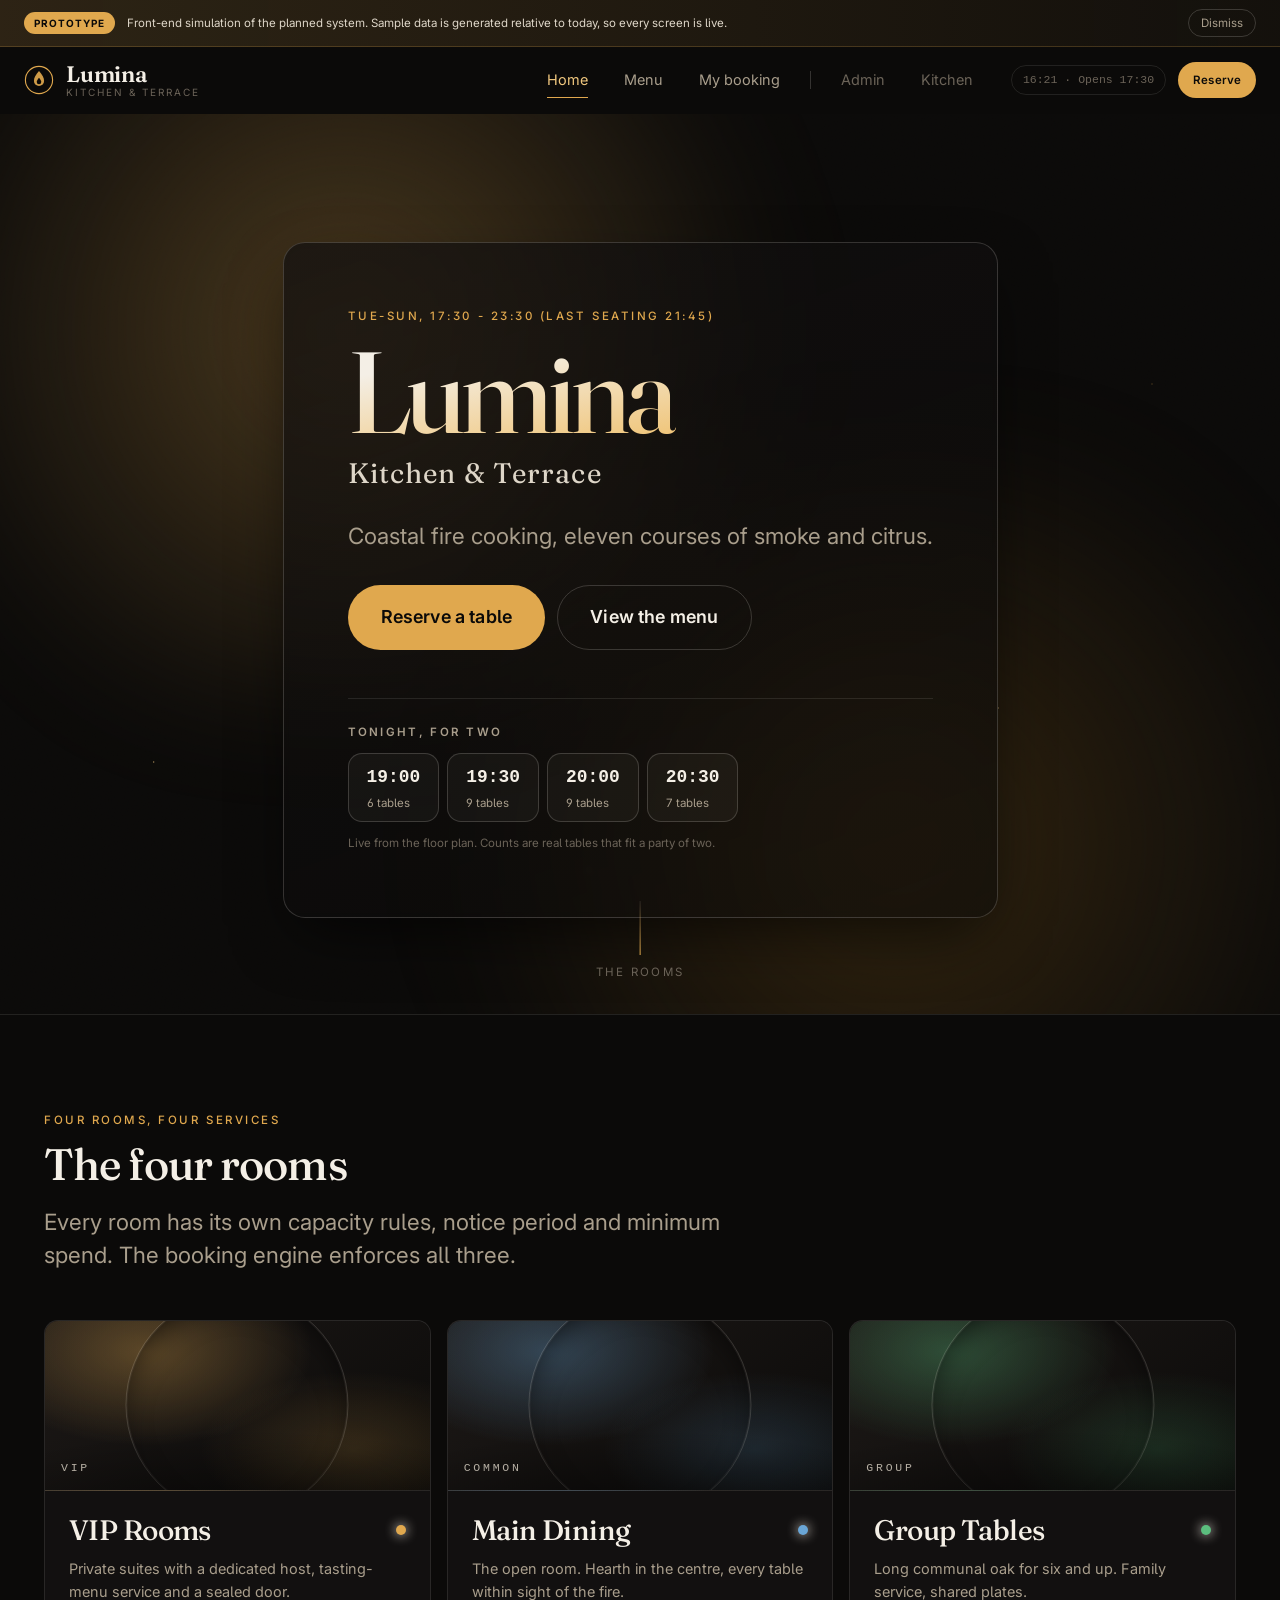
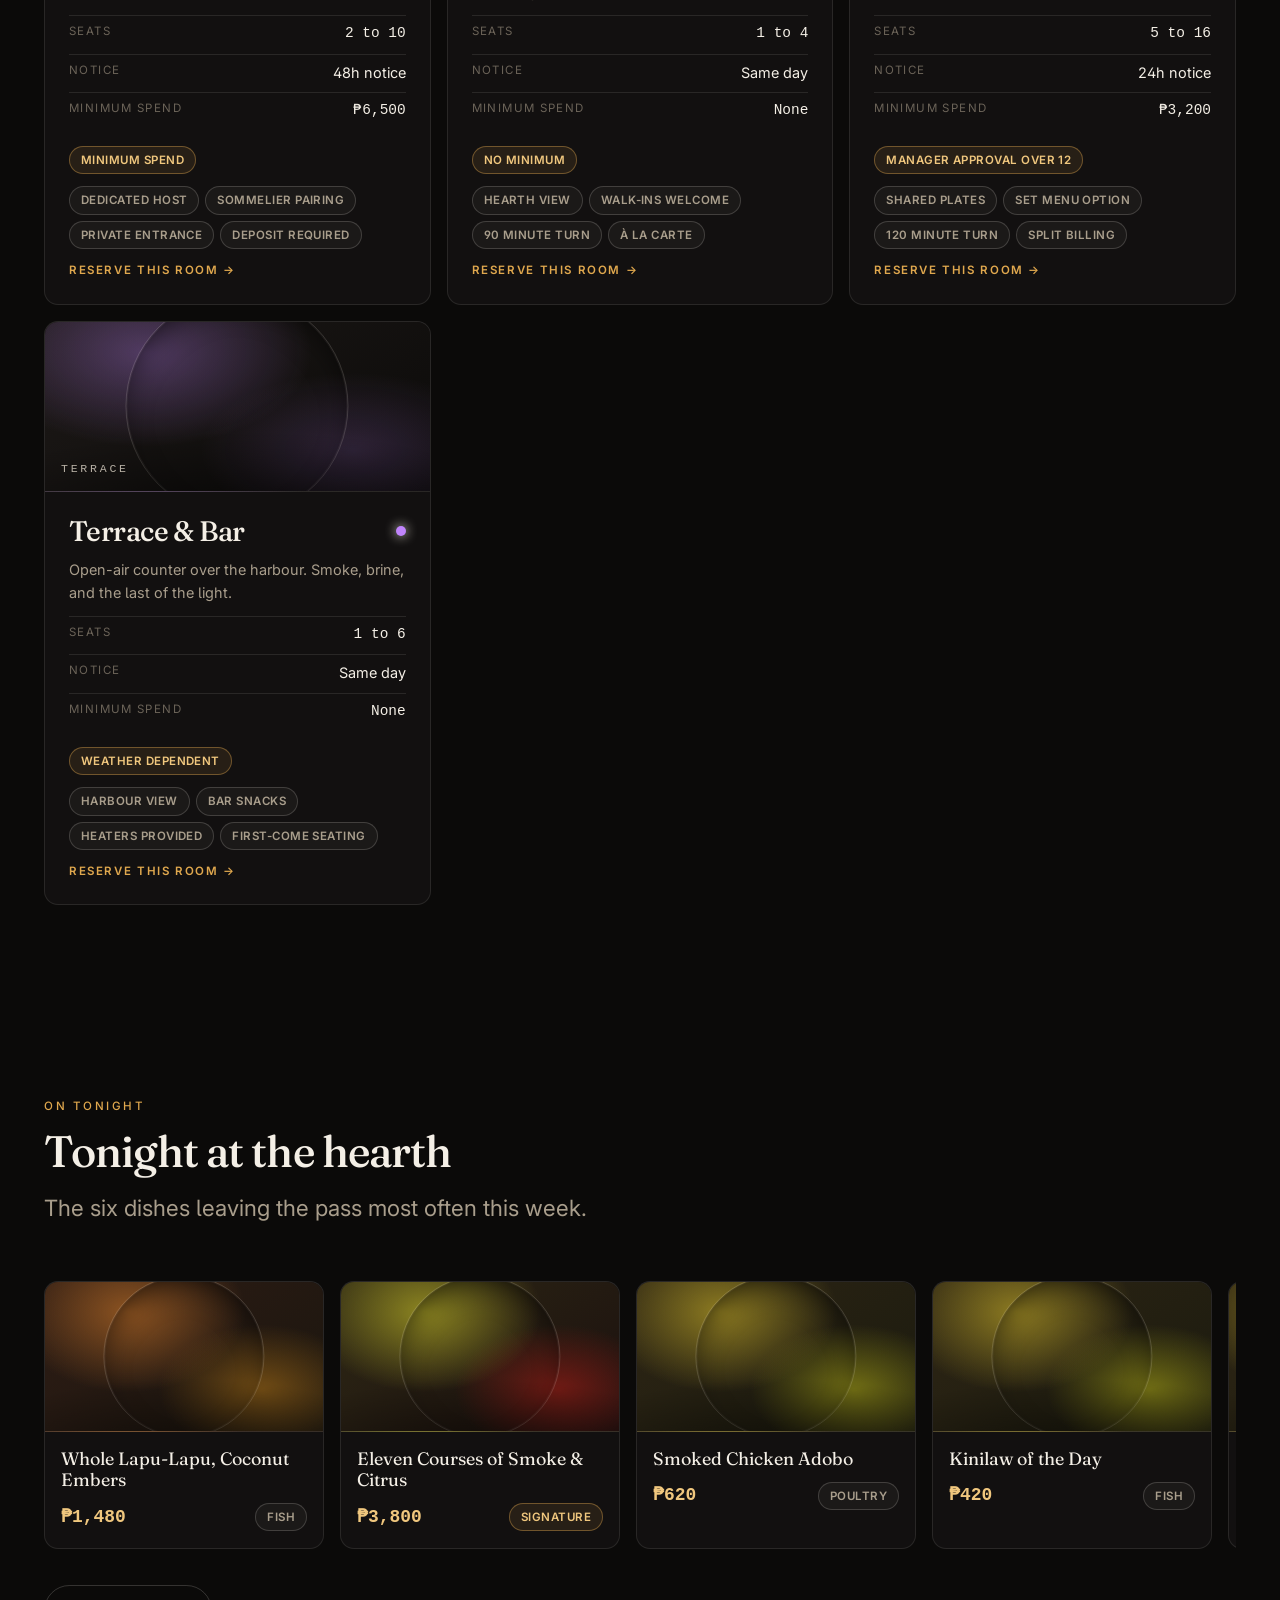
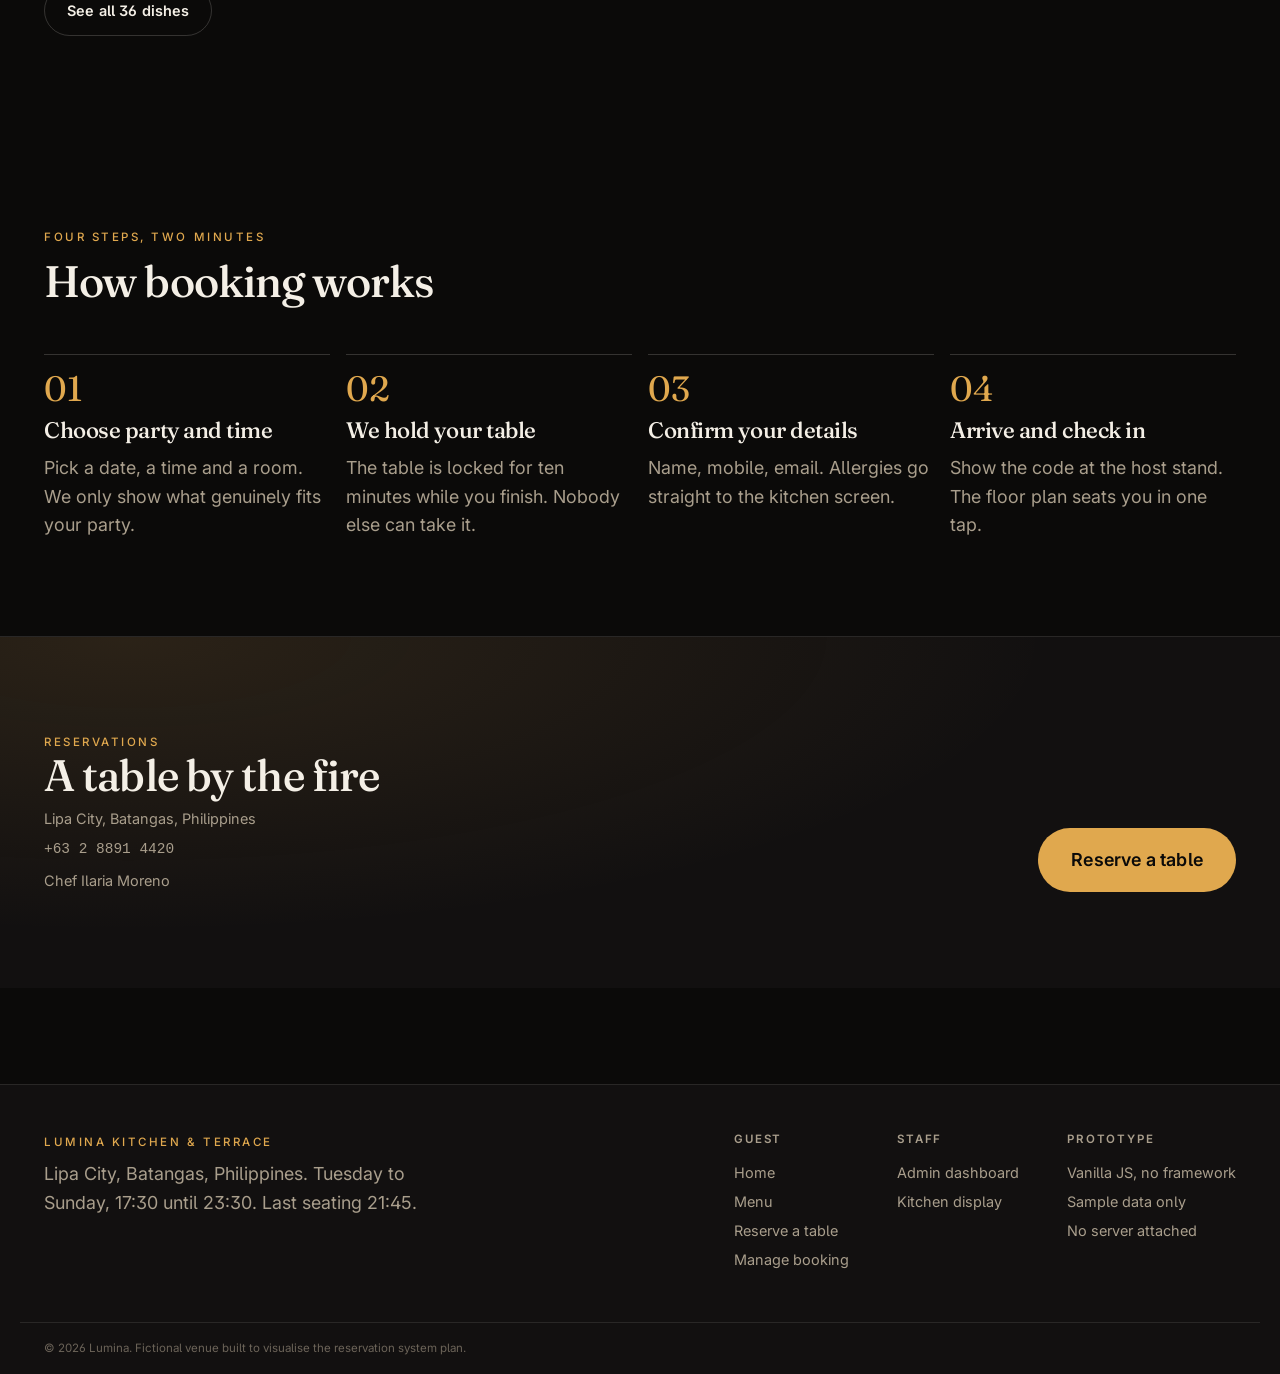
<file: prototype/index.html>
<!DOCTYPE html>
<html lang="en" data-theme="dark">
<head>
<meta charset="utf-8">
<meta name="viewport" content="width=device-width,initial-scale=1">
<title>Lumina Kitchen &amp; Terrace - Reservation System Prototype</title>
<meta name="description" content="Clickable prototype of a restaurant table reservation system: guest booking, interactive floor plan, admin dashboard and kitchen display.">
<link rel="preconnect" href="https://fonts.googleapis.com">
<link rel="preconnect" href="https://fonts.gstatic.com" crossorigin>
<link href="https://fonts.googleapis.com/css2?family=Fraunces:opsz,wght@9..144,300..700&family=Inter:wght@400;500;600;700&display=swap" rel="stylesheet">
<link rel="stylesheet" href="assets/css/tokens.css">
<link rel="stylesheet" href="assets/css/base.css">
<link rel="stylesheet" href="assets/css/components.css">
<link rel="stylesheet" href="assets/css/shell.css">
<link rel="stylesheet" href="assets/css/guest.css">
<link rel="stylesheet" href="assets/css/admin.css">
<link rel="stylesheet" href="assets/css/kitchen.css">
</head>
<body>

<a class="skip" href="#stage">Skip to content</a>

<div id="simbar">
  <span class="simbar-tag">Prototype</span>
  <span class="simbar-txt">Front-end simulation of the planned system. Sample data is generated relative to today, so every screen is live.</span>
  <button class="simbar-x" id="simbar-x" aria-label="Dismiss notice">Dismiss</button>
</div>

<header id="nav">
  <div class="nav-in">
    <a class="brand" href="#/home" data-nav="#/home">
      <span class="brand-mark" aria-hidden="true">
        <svg viewBox="0 0 32 32" width="30" height="30">
          <circle cx="16" cy="16" r="14.5" fill="none" stroke="var(--amber-400)" stroke-width="1.2"/>
          <path d="M16 6.5 C 19.6 11, 21.4 13.6, 21.4 17 a5.4 5.4 0 0 1-10.8 0 c0-3.4 1.8-6 5.4-10.5z"
                fill="var(--amber-400)" opacity=".92"/>
          <path d="M16 13.5 c1.6 2.1 2.4 3.2 2.4 4.6 a2.4 2.4 0 0 1-4.8 0 c0-1.4.8-2.5 2.4-4.6z"
                fill="var(--ink-950)"/>
        </svg>
      </span>
      <span class="brand-txt">
        <b>Lumina</b>
        <i>Kitchen &amp; Terrace</i>
      </span>
    </a>

    <nav class="nav-links" aria-label="Primary">
      <a href="#/home"    data-nav="#/home">Home</a>
      <a href="#/menu"    data-nav="#/menu">Menu</a>
      <a href="#/manage"  data-nav="#/manage">My booking</a>
      <span class="nav-div" aria-hidden="true"></span>
      <a href="#/admin"   data-nav="#/admin" class="nav-staff">Admin</a>
      <a href="#/kitchen" data-nav="#/kitchen" class="nav-staff">Kitchen</a>
    </nav>

    <div class="nav-right">
      <span id="svc-clock" class="mono nav-clock" aria-live="off">--:--</span>
      <a class="btn btn-sm" href="#/book" data-nav="#/book">Reserve</a>
      <button class="nav-burger" id="burger" aria-label="Menu" aria-expanded="false">
        <span></span><span></span><span></span>
      </button>
    </div>
  </div>
</header>

<main id="stage" tabindex="-1"></main>

<footer id="foot">
  <div class="wrap foot-in">
    <div>
      <div class="eyebrow">Lumina Kitchen &amp; Terrace</div>
      <p class="muted" style="margin-top:8px;max-width:38ch">Lipa City, Batangas, Philippines. Tuesday to Sunday, 17:30 until 23:30. Last seating 21:45.</p>
    </div>
    <div class="foot-cols">
      <div>
        <h4>Guest</h4>
        <a href="#/home">Home</a><a href="#/menu">Menu</a><a href="#/book">Reserve a table</a><a href="#/manage">Manage booking</a>
      </div>
      <div>
        <h4>Staff</h4>
        <a href="#/admin">Admin dashboard</a><a href="#/kitchen">Kitchen display</a>
      </div>
      <div>
        <h4>Prototype</h4>
        <span class="muted">Vanilla JS, no framework</span>
        <span class="muted">Sample data only</span>
        <span class="muted">No server attached</span>
      </div>
    </div>
  </div>
  <div class="wrap foot-base">
    <span class="mute2">&copy; <span id="yr"></span> Lumina. Fictional venue built to visualise the reservation system plan.</span>
  </div>
</footer>

<div id="toasts" aria-live="polite" aria-atomic="false"></div>

<script src="assets/js/data.js"></script>
<script src="assets/js/util.js"></script>
<script src="assets/js/floorplan.js"></script>
<script src="assets/js/guest.js"></script>
<script src="assets/js/admin.js"></script>
<script src="assets/js/kitchen.js"></script>
<script src="assets/js/app.js"></script>
<script>
(function(){
  var b=document.getElementById("burger"), n=document.getElementById("nav");
  b.addEventListener("click",function(){
    var open=n.classList.toggle("is-open");
    b.setAttribute("aria-expanded",open?"true":"false");
  });
  document.querySelectorAll(".nav-links a").forEach(function(a){
    a.addEventListener("click",function(){ n.classList.remove("is-open"); b.setAttribute("aria-expanded","false"); });
  });
  var x=document.getElementById("simbar-x");
  x.addEventListener("click",function(){ document.getElementById("simbar").remove(); document.body.classList.add("no-simbar"); });
  addEventListener("scroll",function(){ n.classList.toggle("is-stuck", scrollY>24); },{passive:true});
})();
</script>
</body>
</html>
</file>
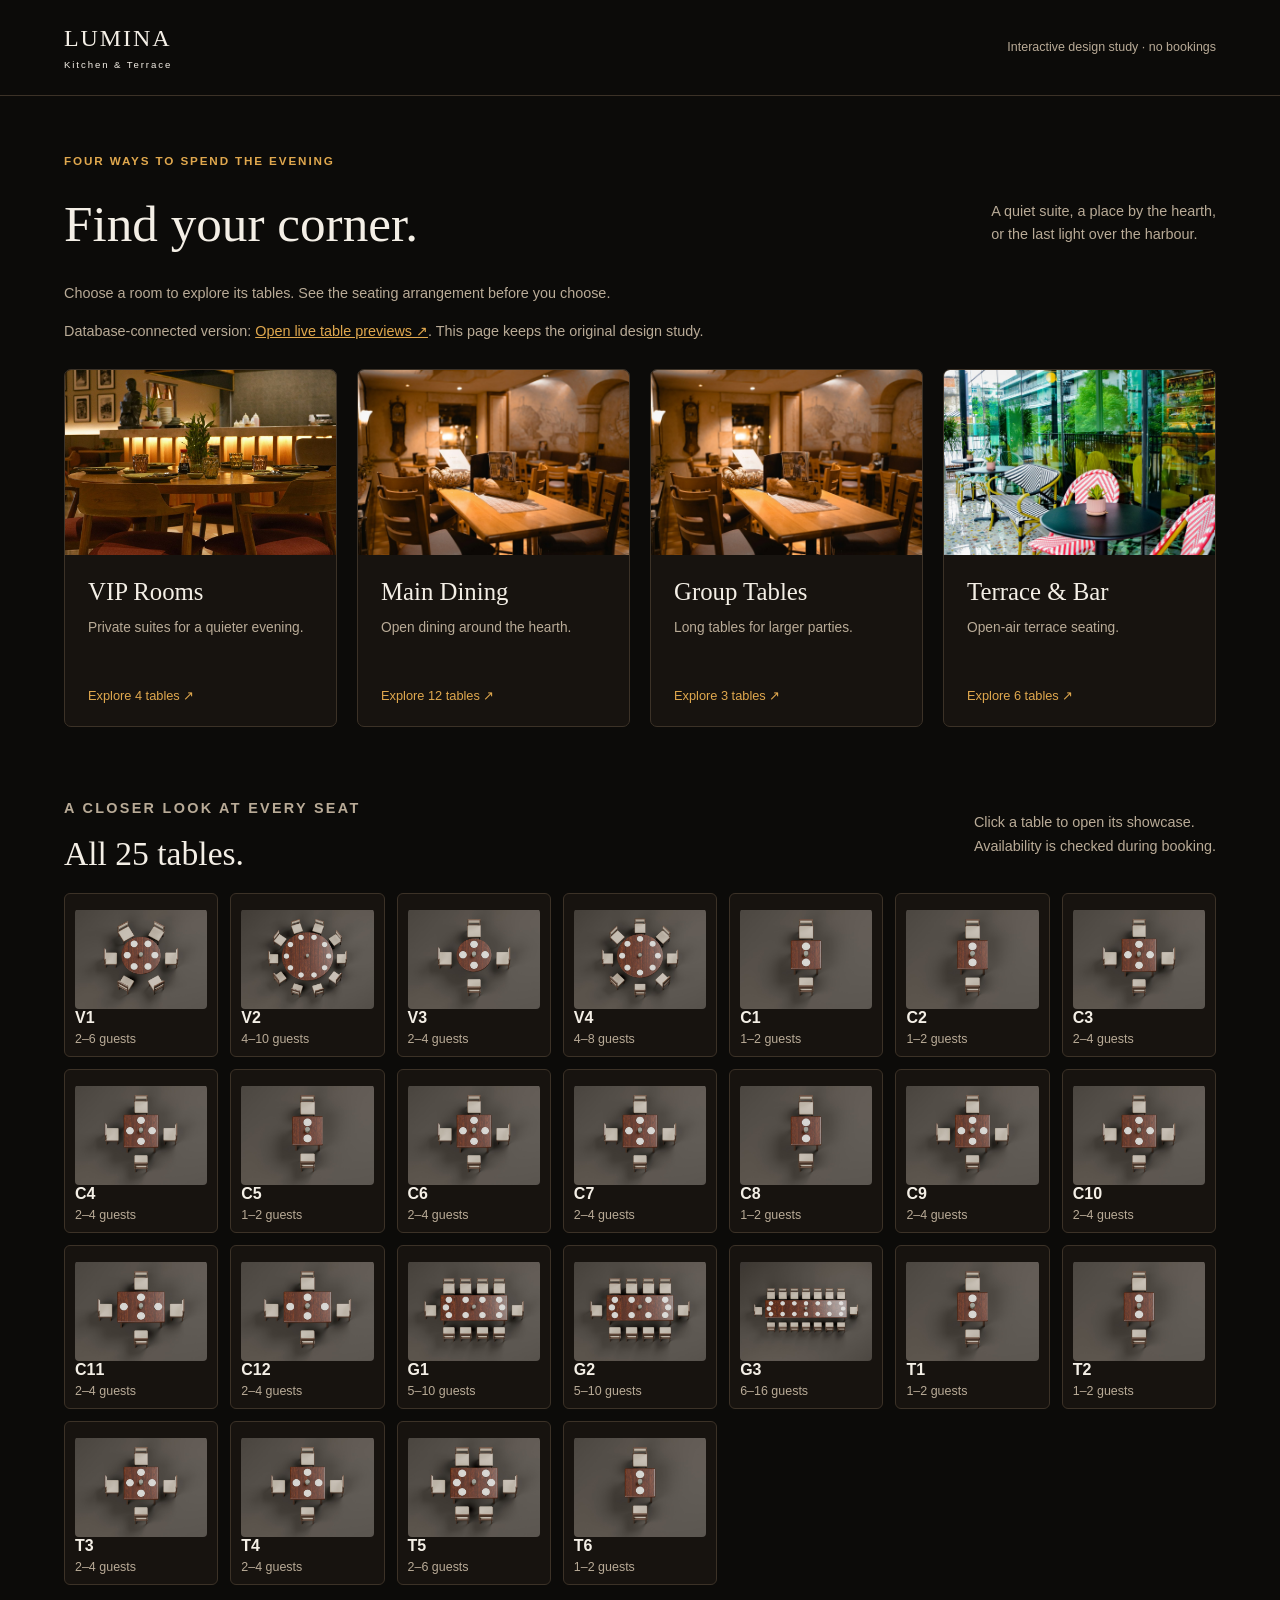
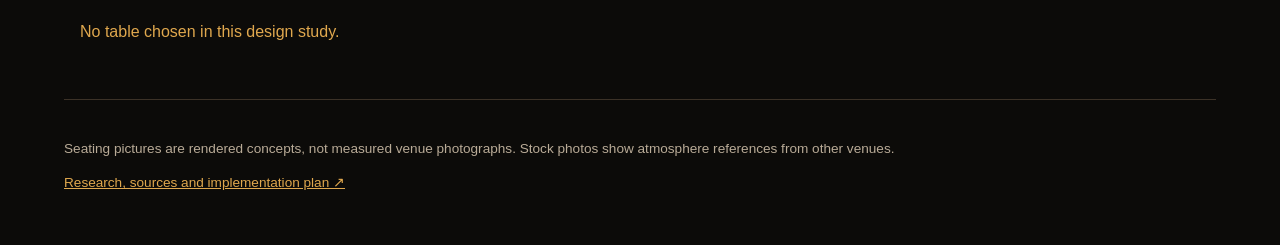
<file: research/table-showcase/concept.html>
<!doctype html>
<html lang="en">
<head>
  <meta charset="utf-8"><meta name="viewport" content="width=device-width,initial-scale=1">
  <title>Lumina · Table showcase design study</title>
  <link rel="stylesheet" href="concept.css">
  <script src="inventory.js" defer></script><script src="concept.js" defer></script>
</head>
<body>
<header><a href="#rooms-title" class="brand">LUMINA <span>Kitchen &amp; Terrace</span></a><span class="study">Interactive design study · no bookings</span></header>
<main>
  <section aria-labelledby="rooms-title">
    <p class="eyebrow">Four ways to spend the evening</p>
    <div class="section-heading"><h1 id="rooms-title">Find your corner.</h1><p>A quiet suite, a place by the hearth,<br>or the last light over the harbour.</p></div>
    <p class="hint">Choose a room to explore its tables. See the seating arrangement before you choose.</p>
    <p class="hint">Database-connected version: <a href="http://localhost:8080/#rooms">Open live table previews ↗</a>. This page keeps the original design study.</p>
    <div id="room-cards" class="room-cards"></div>
  </section>
  <section class="inventory" aria-labelledby="all-title">
    <div class="section-heading"><div><p class="eyebrow">A closer look at every seat</p><h2 id="all-title">All 25 tables.</h2></div><p>Click a table to open its showcase.<br>Availability is checked during booking.</p></div>
    <div id="table-grid" class="table-grid"></div>
    <p id="selection" role="status">No table chosen in this design study.</p>
  </section>
  <footer><p>Seating pictures are rendered concepts, not measured venue photographs. Stock photos show atmosphere references from other venues.</p><a href="../07_table_showcase_research.md">Research, sources and implementation plan ↗</a></footer>
</main>
<dialog id="showcase" aria-labelledby="showcase-title">
  <div class="dialog-heading"><div><p id="room-name" class="eyebrow"></p><h2 id="showcase-title" tabindex="-1"></h2></div><button id="close" type="button" class="ghost" aria-label="Close table showcase">Close ×</button></div>
  <div class="showcase-layout">
    <section class="visual" aria-label="Table pictures"><div id="hero" aria-busy="false"></div><p id="image-caption" class="image-caption"></p><div class="view-controls" role="group" aria-label="Views of this table"><button data-view="seating" type="button">Seating view</button><button data-view="photo" type="button">Room inspiration</button></div></section>
    <section class="details" aria-label="Table details"><p class="eyebrow">Your place for the evening</p><h3 id="table-label"></h3><dl id="facts"></dl><div class="notice"><strong>Explore first. Reserve when ready.</strong><p>Choose a date, time and party size in the booking flow to check whether this table fits and is available.</p></div><button id="choose" type="button" class="primary">Choose this table</button><p class="fine">This study saves a visual choice only. No table is held and no booking is created.</p></section>
  </div>
  <section class="table-navigation" aria-label="Browse tables in this room"><div class="navigation-heading"><span id="position" role="status"></span><div><button id="previous" type="button" aria-label="Previous table">← Previous</button><button id="next" type="button" aria-label="Next table">Next →</button></div></div><div id="thumbnails" class="thumbnails" aria-label="Choose a table preview"></div><p class="fine">Swipe the table strip or use the arrows. Browsing does not change your chosen table.</p></section>
</dialog>
</body></html>
</file>
<file: prototype/assets/css/tokens.css>
/* Lumina Kitchen & Terrace - design tokens
   Warm-ember dark luxe. Single amber accent, hairlines over shadows. */
:root{
  --ink-950:#0B0A09; --ink-900:#121010; --ink-850:#171413; --ink-800:#1D1917;
  --ink-700:#272220; --ink-600:#352E2A; --ink-500:#4A423C;
  --line:rgba(244,239,230,.10); --line-strong:rgba(244,239,230,.18);
  --bone-50:#F4EFE6; --bone-200:#DED6C8; --bone-400:#A99E8C; --bone-500:#8A8073; --bone-600:#6B6358;
  --amber-300:#F0C77E; --amber-400:#E0A84E; --amber-500:#C98F33; --amber-600:#A3701F;
  --amber-glow:rgba(224,168,78,.14);
  --ok:#5BBE7E; --warn:#EAB308; --late:#F97316; --crit:#EF4444; --info:#6AA6D6;
  /* readable text tints of the status colours, for use on dark surfaces */
  --ok-text:#8BD9A5; --warn-text:#F5D76B; --late-text:#FDBA74; --crit-text:#FCA5A5; --info-text:#9CC6E3;
  --bg:var(--ink-950); --surface:var(--ink-900); --surface-2:var(--ink-850); --surface-3:var(--ink-800);
  --text:var(--bone-50); --text-dim:var(--bone-400); --text-mute:var(--bone-600); --accent:var(--amber-400);
  --step--2:clamp(.69rem,.68rem + .05vw,.73rem);
  --step--1:clamp(.83rem,.8rem + .13vw,.91rem);
  --step-0:clamp(1rem,.96rem + .2vw,1.13rem);
  --step-1:clamp(1.2rem,1.13rem + .35vw,1.4rem);
  --step-2:clamp(1.44rem,1.33rem + .57vw,1.76rem);
  --step-3:clamp(1.73rem,1.55rem + .88vw,2.2rem);
  --step-4:clamp(2.07rem,1.81rem + 1.32vw,2.75rem);
  --step-5:clamp(2.49rem,2.1rem + 1.94vw,3.43rem);
  --display-hero:clamp(2.8rem,9vw,7.5rem);
  --s1:4px; --s2:8px; --s3:12px; --s4:16px; --s5:24px; --s6:32px; --s7:48px; --s8:64px; --s9:96px; --s10:128px;
  --r-sm:4px; --r-md:8px; --r-lg:14px; --r-xl:22px; --r-full:999px;
  --sh-1:0 1px 2px rgba(0,0,0,.4);
  --sh-2:0 8px 24px -8px rgba(0,0,0,.6);
  --sh-3:0 24px 64px -16px rgba(0,0,0,.7);
  --sh-glow:0 0 0 1px var(--amber-glow),0 8px 32px -12px rgba(224,168,78,.35);
  --ease-out-expo:cubic-bezier(.16,1,.3,1);
  --ease-out-quint:cubic-bezier(.22,1,.36,1);
  --ease-spring:cubic-bezier(.34,1.56,.64,1);
  --d-fast:140ms; --d-mid:280ms; --d-slow:520ms; --d-reveal:800ms;
  --z-base:0; --z-sticky:50; --z-nav:100; --z-overlay:200; --z-modal:300; --z-toast:400;
  --font-display:"Fraunces",Georgia,"Times New Roman",serif;
  --font-body:"Inter",system-ui,-apple-system,"Segoe UI",sans-serif;
  --font-mono:ui-monospace,"SF Mono","Cascadia Mono",Menlo,monospace;
  --maxw:1240px;
}
</file>
<file: prototype/assets/css/base.css>
*,*::before,*::after{box-sizing:border-box}
html{-webkit-text-size-adjust:100%;scroll-behavior:smooth}
body{margin:0;background:var(--bg);color:var(--text);font-family:var(--font-body);
  font-size:var(--step-0);line-height:1.6;-webkit-font-smoothing:antialiased;
  font-feature-settings:"ss01","cv05";overflow-x:hidden}
h1,h2,h3,h4{font-family:var(--font-display);font-weight:500;line-height:1.08;
  letter-spacing:-.02em;margin:0}
h1{font-size:var(--step-5)} h2{font-size:var(--step-4)} h3{font-size:var(--step-2)} h4{font-size:var(--step-1)}
p{margin:0}
a{color:inherit;text-decoration:none}
button,input,select,textarea{font:inherit;color:inherit}
img{display:block;max-width:100%}
svg{display:block}
:focus-visible{outline:2px solid var(--amber-400);outline-offset:3px;border-radius:var(--r-sm)}
::selection{background:var(--amber-400);color:var(--ink-950)}
.eyebrow{font-family:var(--font-body);font-size:var(--step--2);letter-spacing:.22em;
  text-transform:uppercase;color:var(--amber-400);font-weight:500}
.lede{font-size:var(--step-1);color:var(--text-dim);line-height:1.5}
.muted{color:var(--text-dim)} .mute2{color:var(--text-mute)}
.mono{font-family:var(--font-mono);font-variant-numeric:tabular-nums}
.wrap{max-width:var(--maxw);margin-inline:auto;padding-inline:var(--s5)}
.wrap-wide{max-width:1600px;margin-inline:auto;padding-inline:var(--s5)}
.stack>*+*{margin-top:var(--s4)}
.row{display:flex;align-items:center;gap:var(--s3)}
.row-between{display:flex;align-items:center;justify-content:space-between;gap:var(--s3)}
.grow{flex:1}
.hairline{height:1px;background:var(--line);border:0;margin:0}
.sr-only{position:absolute;width:1px;height:1px;padding:0;margin:-1px;overflow:hidden;
  clip:rect(0 0 0 0);white-space:nowrap;border:0}
@media (prefers-reduced-motion:reduce){
  *,*::before,*::after{animation-duration:.01ms !important;animation-iteration-count:1 !important;
    transition-duration:.01ms !important;scroll-behavior:auto !important}
}
.reveal{opacity:0;transform:translateY(22px)}
.reveal.is-in{opacity:1;transform:none;transition:opacity var(--d-reveal) var(--ease-out-expo),
  transform var(--d-reveal) var(--ease-out-expo)}
.reveal.d1{transition-delay:80ms}.reveal.d2{transition-delay:160ms}
.reveal.d3{transition-delay:240ms}.reveal.d4{transition-delay:320ms}
</file>
<file: prototype/assets/css/components.css>
/* ---- buttons ---- */
.btn{display:inline-flex;align-items:center;justify-content:center;gap:var(--s2);
  padding:13px 22px;min-height:46px;border:1px solid transparent;border-radius:var(--r-full);
  background:var(--amber-400);color:var(--ink-950);font-weight:600;font-size:var(--step--1);
  letter-spacing:.01em;cursor:pointer;transition:transform var(--d-fast) var(--ease-out-quint),
  background var(--d-fast),box-shadow var(--d-mid),border-color var(--d-fast);white-space:nowrap}
.btn:hover{background:var(--amber-300);transform:translateY(-2px);box-shadow:var(--sh-glow)}
.btn:active{transform:translateY(0)}
.btn[disabled]{opacity:.4;cursor:not-allowed;transform:none;box-shadow:none}
.btn-ghost{background:transparent;color:var(--text);border-color:var(--line-strong)}
.btn-ghost:hover{background:rgba(244,239,230,.06);border-color:var(--amber-400);color:var(--amber-300);box-shadow:none}
.btn-sm{padding:8px 14px;min-height:36px;font-size:var(--step--2)}
.btn-lg{padding:17px 32px;min-height:56px;font-size:var(--step-0)}
.btn-block{width:100%}
.btn-danger{background:transparent;border-color:rgba(239,68,68,.45);color:var(--crit-text)}
.btn-danger:hover{background:rgba(239,68,68,.12);border-color:var(--crit);color:var(--crit-text);box-shadow:none}
/* ---- card ---- */
.card{background:var(--surface);border:1px solid var(--line);border-radius:var(--r-lg);padding:var(--s5)}
.card-2{background:var(--surface-2)}
.card-hover{transition:border-color var(--d-mid),transform var(--d-mid) var(--ease-out-quint),box-shadow var(--d-mid)}
.card-hover:hover{border-color:var(--line-strong);transform:translateY(-3px);box-shadow:var(--sh-2)}
/* ---- badges / chips ---- */
.badge{display:inline-flex;align-items:center;gap:6px;padding:4px 11px;border-radius:var(--r-full);
  font-size:var(--step--2);font-weight:600;letter-spacing:.04em;text-transform:uppercase;
  border:1px solid var(--line-strong);color:var(--text-dim);background:rgba(244,239,230,.04)}
.badge-accent{border-color:rgba(224,168,78,.4);color:var(--amber-300);background:rgba(224,168,78,.1)}
.badge-ok{border-color:rgba(91,190,126,.4);color:var(--ok-text);background:rgba(91,190,126,.1)}
.badge-warn{border-color:rgba(234,179,8,.4);color:var(--warn-text);background:rgba(234,179,8,.1)}
.badge-crit{border-color:rgba(239,68,68,.45);color:var(--crit-text);background:rgba(239,68,68,.1)}
.badge-info{border-color:rgba(106,166,214,.4);color:var(--info-text);background:rgba(106,166,214,.1)}
.dot{width:7px;height:7px;border-radius:var(--r-full);background:currentColor;flex:none}
.chip{display:inline-flex;align-items:center;gap:var(--s2);padding:7px 14px;border-radius:var(--r-full);
  border:1px solid var(--line-strong);background:var(--surface-2);font-size:var(--step--1);
  cursor:pointer;transition:all var(--d-fast)}
.chip:hover{border-color:var(--amber-400);color:var(--amber-300)}
.chip-edit::after{content:"edit";font-size:var(--step--2);color:var(--text-mute);letter-spacing:.1em;text-transform:uppercase}
/* ---- form ---- */
.field{display:flex;flex-direction:column;gap:7px}
.label{font-size:var(--step--2);letter-spacing:.14em;text-transform:uppercase;color:var(--text-dim);font-weight:600}
.input,.select,.textarea{background:var(--ink-850);border:1px solid var(--line-strong);
  border-radius:var(--r-md);padding:12px 14px;min-height:46px;width:100%;
  transition:border-color var(--d-fast),background var(--d-fast),box-shadow var(--d-fast)}
.input:hover,.select:hover{border-color:rgba(244,239,230,.3)}
.input:focus,.select:focus,.textarea:focus{outline:none;border-color:var(--amber-400);
  background:var(--ink-800);box-shadow:0 0 0 3px var(--amber-glow)}
.textarea{min-height:90px;resize:vertical;line-height:1.5}
.select{appearance:none;background-image:url("data:image/svg+xml;utf8,<svg xmlns='http://www.w3.org/2000/svg' width='12' height='8' viewBox='0 0 12 8'><path d='M1 1l5 5 5-5' stroke='%23A99E8C' stroke-width='1.6' fill='none' stroke-linecap='round'/></svg>");
  background-repeat:no-repeat;background-position:right 14px center;padding-right:38px;cursor:pointer}
.hint{font-size:var(--step--2);color:var(--text-mute)}
.err{font-size:var(--step--2);color:var(--crit-text)}
input[type=date],input[type=time]{color-scheme:dark}
/* ---- time pills (radio group) ---- */
.pills{display:flex;flex-wrap:wrap;gap:var(--s2)}
.pill{position:relative}
.pill input{position:absolute;inset:0;opacity:0;cursor:pointer;margin:0}
.pill span{display:flex;align-items:center;justify-content:center;min-width:76px;min-height:44px;
  padding:0 16px;border:1px solid var(--line-strong);border-radius:var(--r-full);
  background:var(--surface-2);font-variant-numeric:tabular-nums;font-size:var(--step--1);
  font-weight:600;transition:all var(--d-fast) var(--ease-out-quint)}
.pill input:hover+span{border-color:var(--amber-400);color:var(--amber-300);transform:translateY(-2px)}
.pill input:focus-visible+span{outline:2px solid var(--amber-400);outline-offset:3px}
.pill input:checked+span{background:var(--amber-400);border-color:var(--amber-400);
  color:var(--ink-950);box-shadow:var(--sh-glow)}
.pill.is-gone span{opacity:.3;text-decoration:line-through;cursor:not-allowed}
.pill.is-gone input{cursor:not-allowed}
/* ---- stepper ---- */
.stepper{display:inline-flex;align-items:center;gap:var(--s2);background:var(--ink-850);
  border:1px solid var(--line-strong);border-radius:var(--r-full);padding:4px}
.stepper button{width:38px;height:38px;border-radius:var(--r-full);border:0;background:transparent;
  color:var(--text-dim);font-size:var(--step-1);cursor:pointer;transition:all var(--d-fast);line-height:1}
.stepper button:hover{background:rgba(224,168,78,.14);color:var(--amber-300)}
.stepper output{min-width:62px;text-align:center;font-weight:600;font-variant-numeric:tabular-nums}
/* ---- progress rail ---- */
.rail{display:flex;align-items:center;gap:var(--s2);flex-wrap:wrap}
.rail-step{display:flex;align-items:center;gap:var(--s2);font-size:var(--step--2);
  letter-spacing:.1em;text-transform:uppercase;color:var(--text-mute);font-weight:600}
.rail-step i{width:22px;height:22px;border-radius:var(--r-full);border:1px solid var(--line-strong);
  display:grid;place-items:center;font-style:normal;font-size:11px;transition:all var(--d-mid)}
.rail-step.is-on{color:var(--amber-300)} .rail-step.is-on i{border-color:var(--amber-400);background:var(--amber-400);color:var(--ink-950)}
.rail-step.is-done{color:var(--text-dim)} .rail-step.is-done i{border-color:var(--ok);color:var(--ok)}
.rail-sep{width:26px;height:1px;background:var(--line-strong)}
/* ---- table ---- */
.tbl{width:100%;border-collapse:collapse;font-size:var(--step--1)}
.tbl th{text-align:left;font-size:var(--step--2);letter-spacing:.12em;text-transform:uppercase;
  color:var(--text-dim);font-weight:600;padding:10px 14px;border-bottom:1px solid var(--line-strong);
  position:sticky;top:0;background:var(--surface);z-index:1}
.tbl td{padding:13px 14px;border-bottom:1px solid var(--line)}
.tbl tbody tr{transition:background var(--d-fast)}
.tbl tbody tr:hover{background:rgba(244,239,230,.03)}
.tbl-scroll{overflow:auto;max-height:520px;border-radius:var(--r-md)}
/* ---- KPI ---- */
.kpi{background:var(--surface);border:1px solid var(--line);border-radius:var(--r-lg);
  padding:var(--s5);position:relative;overflow:hidden;transition:border-color var(--d-mid)}
.kpi:hover{border-color:var(--line-strong)}
.kpi::after{content:"";position:absolute;inset:0 auto auto 0;width:100%;height:2px;
  background:linear-gradient(90deg,var(--amber-400),transparent)}
.kpi-label{font-size:var(--step--2);letter-spacing:.14em;text-transform:uppercase;color:var(--text-dim);font-weight:600}
.kpi-val{font-family:var(--font-display);font-size:var(--step-4);font-variant-numeric:tabular-nums;
  line-height:1;margin-top:var(--s3)}
.kpi-sub{font-size:var(--step--2);color:var(--text-mute);margin-top:var(--s2)}
.kpi-delta{font-size:var(--step--2);font-weight:600}
.up{color:var(--ok-text)}.down{color:var(--crit-text)}
/* ---- toast ---- */
#toasts{position:fixed;right:var(--s5);bottom:var(--s5);z-index:var(--z-toast);
  display:flex;flex-direction:column;gap:var(--s2);pointer-events:none}
.toast{display:flex;align-items:flex-start;gap:var(--s3);background:var(--ink-800);
  border:1px solid var(--line-strong);border-left:3px solid var(--amber-400);
  border-radius:var(--r-md);padding:14px 18px;box-shadow:var(--sh-3);max-width:380px;
  animation:toastIn var(--d-mid) var(--ease-spring);pointer-events:auto}
.toast.ok{border-left-color:var(--ok)}.toast.crit{border-left-color:var(--crit)}
.toast.info{border-left-color:var(--info)}
.toast-t{font-weight:600;font-size:var(--step--1)}
.toast-b{font-size:var(--step--2);color:var(--text-dim);margin-top:3px}
.toast.is-out{animation:toastOut var(--d-fast) var(--ease-out-quint) forwards}
@keyframes toastIn{from{opacity:0;transform:translateX(40px) scale(.95)}to{opacity:1;transform:none}}
@keyframes toastOut{to{opacity:0;transform:translateX(40px) scale(.95)}}
/* ---- modal ---- */
.scrim{position:fixed;inset:0;background:rgba(5,4,4,.74);backdrop-filter:blur(6px);
  z-index:var(--z-overlay);display:grid;place-items:center;padding:var(--s5);
  animation:fade var(--d-fast) both}
.modal{background:var(--surface);border:1px solid var(--line-strong);border-radius:var(--r-xl);
  padding:var(--s6);max-width:560px;width:100%;box-shadow:var(--sh-3);
  animation:modalIn var(--d-mid) var(--ease-spring) both;max-height:86vh;overflow:auto}
@keyframes fade{from{opacity:0}to{opacity:1}}
@keyframes modalIn{from{opacity:0;transform:translateY(24px) scale(.97)}to{opacity:1;transform:none}}
/* ---- skeleton ---- */
.sk{background:linear-gradient(90deg,var(--ink-850) 0%,var(--ink-800) 50%,var(--ink-850) 100%);
  background-size:200% 100%;animation:shimmer 1.3s linear infinite;border-radius:var(--r-md)}
@keyframes shimmer{to{background-position:-200% 0}}
/* ---- misc ---- */
.grid{display:grid;gap:var(--s4)}
.g2{grid-template-columns:repeat(auto-fit,minmax(260px,1fr))}
.g3{grid-template-columns:repeat(auto-fit,minmax(220px,1fr))}
.g4{grid-template-columns:repeat(auto-fit,minmax(190px,1fr))}
.section{padding-block:var(--s9)}
.scroll-x{display:flex;gap:var(--s4);overflow-x:auto;scroll-snap-type:x mandatory;
  padding-bottom:var(--s3);scrollbar-width:thin}
.scroll-x>*{scroll-snap-align:start;flex:none}
::-webkit-scrollbar{width:10px;height:10px}
::-webkit-scrollbar-track{background:var(--ink-900)}
::-webkit-scrollbar-thumb{background:var(--ink-700);border-radius:var(--r-full);border:2px solid var(--ink-900)}
::-webkit-scrollbar-thumb:hover{background:var(--ink-600)}
/* ---- floor plan (shared guest + admin) ---- */
.fp{width:100%;background:var(--ink-950);border:1px solid var(--line);border-radius:var(--r-lg);overflow:hidden}
.fp-room{fill:rgba(244,239,230,.025);stroke:var(--line-strong);stroke-width:1.5}
.fp-room-label{fill:var(--bone-600);font-size:15px;letter-spacing:.2em;text-transform:uppercase;
  font-family:var(--font-body);font-weight:600}
.fp-t{cursor:pointer;transition:transform var(--d-mid) var(--ease-out-quint)}
.fp-t .shape{fill:var(--ink-700);stroke:var(--line-strong);stroke-width:1.5;
  transition:fill var(--d-mid),stroke var(--d-mid),stroke-width var(--d-mid)}
.fp-t .lab{fill:var(--bone-400);font-size:13px;font-weight:700;text-anchor:middle;
  dominant-baseline:central;pointer-events:none;font-family:var(--font-body)}
.fp-t .cap{fill:var(--bone-600);font-size:10px;text-anchor:middle;dominant-baseline:central;
  pointer-events:none;font-family:var(--font-body)}
.fp-t.free .shape{fill:rgba(91,190,126,.14);stroke:rgba(91,190,126,.5)}
.fp-t.free:hover .shape{fill:rgba(224,168,78,.24);stroke:var(--amber-400);stroke-width:2.5}
.fp-t.free:hover{transform:scale(1.06)}
.fp-t.held .shape{fill:rgba(234,179,8,.18);stroke:rgba(234,179,8,.55)}
.fp-t.seated .shape{fill:rgba(106,166,214,.18);stroke:rgba(106,166,214,.55)}
.fp-t.booked .shape{fill:rgba(239,68,68,.14);stroke:rgba(239,68,68,.45)}
.fp-t.blocked .shape{fill:rgba(244,239,230,.04);stroke:var(--line)}
.fp-t.is-off{cursor:not-allowed;opacity:.42}
.fp-t.is-off:hover{transform:none}
.fp-t.is-off:hover .shape{fill:rgba(244,239,230,.04);stroke:var(--line);stroke-width:1.5}
.fp-t.is-sel .shape{fill:var(--amber-400);stroke:var(--amber-300);stroke-width:3}
.fp-t.is-sel .lab{fill:var(--ink-950)}.fp-t.is-sel .cap{fill:rgba(11,10,9,.65)}
.fp-t.is-sel{transform:scale(1.1)}
.fp-t.pulse .halo{animation:haloPulse 1.6s var(--ease-out-expo) 3}
@keyframes haloPulse{0%{r:var(--r0);opacity:.7;stroke-width:3}100%{r:calc(var(--r0) * 2.4);opacity:0;stroke-width:0}}
.fp-legend{display:flex;flex-wrap:wrap;gap:var(--s4);padding:var(--s3) var(--s4);
  border-top:1px solid var(--line);font-size:var(--step--2);color:var(--text-dim)}
.fp-legend i{width:12px;height:12px;border-radius:3px;display:inline-block;margin-right:7px;vertical-align:-1px}
.fp-tip{position:fixed;z-index:var(--z-toast);background:var(--ink-800);border:1px solid var(--line-strong);
  border-radius:var(--r-md);padding:9px 13px;font-size:var(--step--2);pointer-events:none;
  box-shadow:var(--sh-2);white-space:nowrap;opacity:0;transition:opacity var(--d-fast)}
.fp-tip.on{opacity:1}
</file>
<file: prototype/assets/css/shell.css>
/* app shell: nav, simbar, footer. Screen CSS lives in guest/admin/kitchen.css */
.skip{position:absolute;left:-9999px;top:0;z-index:var(--z-toast);background:var(--amber-400);
  color:var(--ink-950);padding:12px 20px;border-radius:0 0 var(--r-md) 0;font-weight:600}
.skip:focus{left:0}
#simbar{display:flex;align-items:center;gap:var(--s3);padding:9px var(--s5);
  background:linear-gradient(90deg,rgba(224,168,78,.16),rgba(224,168,78,.04));
  border-bottom:1px solid rgba(224,168,78,.22);font-size:var(--step--2);position:relative;z-index:var(--z-nav)}
.simbar-tag{flex:none;padding:3px 10px;border-radius:var(--r-full);background:var(--amber-400);
  color:var(--ink-950);font-weight:700;letter-spacing:.1em;text-transform:uppercase;font-size:10px}
.simbar-txt{color:var(--bone-200);flex:1;min-width:0}
.simbar-x{flex:none;background:transparent;border:1px solid var(--line-strong);color:var(--text-dim);
  border-radius:var(--r-full);padding:4px 12px;cursor:pointer;font-size:var(--step--2);transition:all var(--d-fast)}
.simbar-x:hover{border-color:var(--amber-400);color:var(--amber-300)}
#nav{position:sticky;top:0;z-index:var(--z-nav);border-bottom:1px solid transparent;
  transition:background var(--d-mid),border-color var(--d-mid),backdrop-filter var(--d-mid)}
#nav.is-stuck{background:rgba(11,10,9,.78);backdrop-filter:blur(14px) saturate(1.3);border-bottom-color:var(--line)}
.nav-in{max-width:1600px;margin-inline:auto;padding:var(--s3) var(--s5);display:flex;align-items:center;gap:var(--s5)}
.brand{display:flex;align-items:center;gap:var(--s3);flex:none}
.brand-mark{display:grid;place-items:center}
.brand-txt{display:flex;flex-direction:column;line-height:1.1}
.brand-txt b{font-family:var(--font-display);font-size:var(--step-1);font-weight:600;letter-spacing:-.01em}
.brand-txt i{font-style:normal;font-size:10px;letter-spacing:.2em;text-transform:uppercase;color:var(--text-mute)}
.nav-links{display:flex;align-items:center;gap:var(--s2);margin-left:auto}
.nav-links a{padding:9px 14px;border-radius:var(--r-full);font-size:var(--step--1);color:var(--text-dim);
  transition:color var(--d-fast),background var(--d-fast);position:relative}
.nav-links a:hover{color:var(--text);background:rgba(244,239,230,.05)}
.nav-links a.is-on{color:var(--amber-300)}
.nav-links a.is-on::after{content:"";position:absolute;left:14px;right:14px;bottom:3px;height:1px;background:var(--amber-400)}
.nav-staff{color:var(--text-mute) !important}
.nav-staff:hover{color:var(--info) !important}
.nav-staff.is-on{color:var(--info) !important}
.nav-staff.is-on::after{background:var(--info)}
.nav-div{width:1px;height:18px;background:var(--line-strong);margin-inline:var(--s2)}
.nav-right{display:flex;align-items:center;gap:var(--s3);flex:none}
.nav-clock{font-size:var(--step--2);color:var(--text-mute);padding:5px 11px;border:1px solid var(--line);
  border-radius:var(--r-full);white-space:nowrap}
.nav-burger{display:none;width:42px;height:42px;background:transparent;border:1px solid var(--line-strong);
  border-radius:var(--r-md);cursor:pointer;flex-direction:column;gap:4px;align-items:center;justify-content:center}
.nav-burger span{display:block;width:17px;height:1.5px;background:var(--text)}
body.is-app #foot{display:none}
#foot{border-top:1px solid var(--line);margin-top:var(--s9);padding-top:var(--s7);background:var(--ink-900)}
.foot-in{display:flex;gap:var(--s7);flex-wrap:wrap;justify-content:space-between;padding-bottom:var(--s7)}
.foot-cols{display:flex;gap:var(--s7);flex-wrap:wrap}
.foot-cols h4{font-size:var(--step--2);letter-spacing:.16em;text-transform:uppercase;color:var(--text-dim);
  font-family:var(--font-body);font-weight:600;margin-bottom:var(--s3)}
.foot-cols a,.foot-cols span{display:block;font-size:var(--step--1);color:var(--text-dim);padding:3px 0;transition:color var(--d-fast)}
.foot-cols a:hover{color:var(--amber-300)}
.foot-base{border-top:1px solid var(--line);padding-block:var(--s4);font-size:var(--step--2)}
@media (max-width:1080px){
  .nav-links{position:fixed;inset:0 0 auto 0;top:0;flex-direction:column;align-items:stretch;
    background:var(--ink-900);padding:88px var(--s5) var(--s5);gap:0;
    border-bottom:1px solid var(--line);transform:translateY(-102%);
    transition:transform var(--d-mid) var(--ease-out-expo);z-index:-1;margin-left:0}
  #nav.is-open .nav-links{transform:none}
  #nav.is-open{background:var(--ink-900)}
  .nav-links a{padding:15px 4px;border-bottom:1px solid var(--line);border-radius:0}
  .nav-div{display:none}
  .nav-right{margin-left:auto}
  .nav-burger{display:flex}
  .nav-clock{display:none}
}
</file>
<file: prototype/assets/css/guest.css>
/* ===== guest site: hero, menu, booking flow, manage ===== */

/* ---- wrappers the screen logic relies on ---- */
.room-badges{flex-wrap:wrap;gap:var(--s2);margin-top:var(--s3)}
.manage-panel{margin-top:var(--s5)}
.manage-panel:empty{display:none}
.done-dl{margin:0}
.done-next{margin-top:var(--s5);padding-top:var(--s5);border-top:1px solid var(--line);
  display:flex;flex-direction:column;gap:var(--s3)}

/* ---- dish / room art (stand-in for photography) ---- */
.dish-art,.room-art{position:relative;width:100%;border-radius:var(--r-md);overflow:hidden;
  border:1px solid var(--line);isolation:isolate}
.dish-art::after,.room-art::after{content:"";position:absolute;inset:0;
  background:radial-gradient(120% 80% at 50% 120%,rgba(0,0,0,.55),transparent 70%)}
.dish-art-ring,.room-art-ring{position:absolute;left:50%;top:50%;width:58%;aspect-ratio:1;
  transform:translate(-50%,-50%);border-radius:var(--r-full);
  border:1px solid rgba(244,239,230,.16);
  box-shadow:inset 0 0 0 1px rgba(244,239,230,.06),inset 0 14px 34px -14px rgba(0,0,0,.8)}
.room-art-tag{position:absolute;left:var(--s4);bottom:var(--s3);z-index:1;
  font-size:var(--step--2);letter-spacing:.24em;color:var(--bone-200);opacity:.8}

/* ---- hero ---- */
.g-hero{position:relative;min-height:clamp(560px,92vh,980px);display:grid;align-items:center;
  overflow:hidden;border-bottom:1px solid var(--line)}
.g-hero-bg{position:absolute;inset:0;pointer-events:none}
.g-glow{position:absolute;border-radius:var(--r-full);filter:blur(60px)}
.g-glow-a{inset:-18% 32% 34% -14%;background:radial-gradient(circle,rgba(224,168,78,.30),transparent 68%)}
.g-glow-b{inset:38% -10% -24% 30%;background:radial-gradient(circle,rgba(163,112,31,.26),transparent 70%)}
.g-embers{position:absolute;inset:0;
  background-image:
    radial-gradient(2px 2px at 12% 72%,rgba(240,199,126,.75),transparent 60%),
    radial-gradient(1.6px 1.6px at 28% 48%,rgba(224,168,78,.6),transparent 60%),
    radial-gradient(2.4px 2.4px at 46% 84%,rgba(240,199,126,.5),transparent 60%),
    radial-gradient(1.4px 1.4px at 61% 36%,rgba(224,168,78,.7),transparent 60%),
    radial-gradient(2px 2px at 78% 66%,rgba(240,199,126,.55),transparent 60%),
    radial-gradient(1.6px 1.6px at 90% 30%,rgba(224,168,78,.5),transparent 60%);
  animation:emberDrift 18s linear infinite alternate;opacity:.9}
@keyframes emberDrift{
  from{transform:translate3d(0,14px,0) scale(1);opacity:.55}
  to{transform:translate3d(0,-22px,0) scale(1.04);opacity:.95}
}
.g-grain{position:absolute;inset:0;opacity:.055;mix-blend-mode:overlay;
  background-image:url("data:image/svg+xml;utf8,<svg xmlns='http://www.w3.org/2000/svg' width='140' height='140'><filter id='n'><feTurbulence type='fractalNoise' baseFrequency='.9' numOctaves='3'/></filter><rect width='140' height='140' filter='url(%23n)'/></svg>");
  background-size:180px 180px}
.g-hero-in{position:relative;padding-block:var(--s10) var(--s9)}
.g-hero-frame{border:1px solid var(--line-strong);border-radius:var(--r-xl);
  padding:clamp(var(--s5),5vw,var(--s8));max-width:980px;
  background:linear-gradient(160deg,rgba(18,16,16,.72),rgba(11,10,9,.52));
  backdrop-filter:blur(3px);box-shadow:var(--sh-3)}
.g-hero-name{font-size:var(--display-hero);line-height:.88;letter-spacing:-.035em;
  margin-top:var(--s4);
  background:linear-gradient(170deg,var(--bone-50) 18%,var(--amber-300) 72%,var(--amber-500));
  -webkit-background-clip:text;background-clip:text;color:transparent}
.g-hero-sub{font-family:var(--font-display);font-size:var(--step-2);color:var(--bone-200);
  letter-spacing:.04em;margin-top:var(--s2)}
.g-hero-lede{margin-top:var(--s5);max-width:46ch}
.g-hero-cta{margin-top:var(--s6);flex-wrap:wrap}

/* availability teaser */
.g-teaser{margin-top:var(--s7);border-top:1px solid var(--line);padding-top:var(--s5)}
.g-teaser-h{font-size:var(--step--2);letter-spacing:.2em;text-transform:uppercase;
  color:var(--text-dim);font-weight:600}
.g-teaser-row{display:flex;flex-wrap:wrap;gap:var(--s2);margin:var(--s3) 0 var(--s3)}
.g-teaser-pill{display:flex;flex-direction:column;align-items:flex-start;gap:2px;
  min-height:56px;padding:9px 18px;border-radius:var(--r-lg);cursor:pointer;
  border:1px solid var(--line-strong);background:rgba(244,239,230,.04);
  transition:transform var(--d-fast) var(--ease-out-quint),border-color var(--d-fast),background var(--d-fast)}
.g-teaser-pill b{font-size:var(--step-0);font-weight:700}
.g-teaser-pill i{font-size:var(--step--2);color:var(--text-dim);font-style:normal}
.g-teaser-pill:hover{transform:translateY(-3px);border-color:var(--amber-400);background:rgba(224,168,78,.1)}
.g-teaser-pill:hover i{color:var(--amber-300)}
.g-teaser-pill.is-gone{opacity:.4;cursor:not-allowed}
.g-teaser-pill.is-gone:hover{transform:none;border-color:var(--line-strong);background:rgba(244,239,230,.04)}

/* scroll cue */
.g-cue{position:absolute;left:50%;bottom:var(--s5);transform:translateX(-50%);
  display:flex;flex-direction:column;align-items:center;gap:var(--s2);
  font-size:var(--step--2);letter-spacing:.2em;text-transform:uppercase;color:var(--text-mute);
  background:none;border:0;cursor:pointer;padding:var(--s2)}
.g-cue i{font-style:normal}
.g-cue:hover{color:var(--amber-300)}
.g-cue-line{width:1px;height:54px;background:linear-gradient(var(--line),var(--amber-400));
  animation:cueSlide 2.4s var(--ease-out-expo) infinite}
@keyframes cueSlide{0%{transform:scaleY(.2);transform-origin:top}60%{transform:scaleY(1);transform-origin:top}
  61%{transform-origin:bottom}100%{transform:scaleY(0);transform-origin:bottom}}

/* ---- section headings ---- */
.g-head{max-width:62ch;margin-bottom:var(--s7)}
.g-head h2{margin-top:var(--s3)}
.g-head .lede{margin-top:var(--s4)}

/* ---- room cards ---- */
.room-grid{grid-template-columns:repeat(auto-fit,minmax(min(100%,300px),1fr))}
.room-card{padding:0;overflow:hidden;cursor:pointer;display:flex;flex-direction:column}
.room-card .room-art{border:0;border-radius:0;border-bottom:1px solid var(--line)}
.room-body{padding:var(--s5);display:flex;flex-direction:column;gap:var(--s3);flex:1}
.room-dot{width:10px;height:10px;border-radius:var(--r-full);flex:none;box-shadow:0 0 12px currentColor}
.room-blurb{font-size:var(--step--1)}
.room-facts{margin:0;display:grid;gap:var(--s2)}
.room-facts div{display:flex;justify-content:space-between;gap:var(--s3);
  border-top:1px solid var(--line);padding-top:6px}
.room-facts dt{font-size:var(--step--2);letter-spacing:.12em;text-transform:uppercase;color:var(--text-mute)}
.room-facts dd{margin:0;font-size:var(--step--1);text-align:right}
.room-perks{display:flex;flex-wrap:wrap;gap:6px}
.room-go{margin-top:auto;font-size:var(--step--2);letter-spacing:.14em;text-transform:uppercase;
  color:var(--amber-400);font-weight:600}
.room-go::after{content:" \2192";transition:transform var(--d-fast)}
.room-card:hover .room-go{color:var(--amber-300)}

/* ---- hearth row ---- */
.hearth-row{padding-top:var(--s2)}
.hearth-card{width:min(78vw,280px);padding:0;overflow:hidden;display:block}
.hearth-card .dish-art{border:0;border-radius:0;border-bottom:1px solid var(--line)}
.hearth-body{padding:var(--s4);display:flex;flex-direction:column;gap:var(--s3)}
.hearth-name{font-family:var(--font-display);font-size:var(--step-0);line-height:1.2}
.hearth-price{color:var(--amber-300);font-weight:600}
.hearth-sect .btn{margin-top:var(--s5)}

/* ---- steps ---- */
.step-grid{grid-template-columns:repeat(auto-fit,minmax(min(100%,230px),1fr))}
.step-card{border-top:1px solid var(--line-strong);padding-top:var(--s4);display:flex;
  flex-direction:column;gap:var(--s3)}
.step-no{font-family:var(--font-display);font-size:var(--step-3);color:var(--amber-400);line-height:1}

/* ---- closing band ---- */
.g-band{border-top:1px solid var(--line);
  background:radial-gradient(120% 140% at 10% 0%,rgba(224,168,78,.12),transparent 60%),var(--ink-900)}
.g-band-in{padding-block:var(--s9);display:flex;align-items:flex-end;justify-content:space-between;
  gap:var(--s6);flex-wrap:wrap}
.g-band-meta{margin-top:var(--s2);font-size:var(--step--1)}

/* ---- menu page ---- */
.menu-head{padding-block:var(--s8) var(--s5);border-bottom:1px solid var(--line);
  background:radial-gradient(90% 120% at 0% 0%,rgba(224,168,78,.1),transparent 62%)}
.menu-head .lede{margin-top:var(--s3)}
.menu-head .muted{margin-top:var(--s4);display:flex;align-items:center;gap:var(--s2);flex-wrap:wrap;
  font-size:var(--step--1)}
.menu-bar{position:sticky;top:0;z-index:var(--z-sticky);background:rgba(11,10,9,.9);
  backdrop-filter:blur(10px);border-bottom:1px solid var(--line);padding-block:var(--s3)}
.menu-bar-in{display:flex;align-items:center;gap:var(--s4);flex-wrap:wrap;justify-content:space-between}
.menu-chips{display:flex;gap:var(--s2);flex-wrap:wrap}
.menu-bar-right{display:flex;gap:var(--s3);align-items:center;flex-wrap:wrap}
.menu-chip[aria-pressed="true"],.menu-quick[aria-pressed="true"]{background:var(--amber-400);
  border-color:var(--amber-400);color:var(--ink-950);font-weight:600}
.menu-field{min-width:min(100%,260px)}
.menu-search{min-height:40px;padding-block:8px}
.menu-live{padding-block:var(--s2) 0}
.menu-body{padding-block:var(--s6) var(--s9)}
.menu-cat+.menu-cat{margin-top:var(--s8)}
.menu-cat-head{margin-bottom:var(--s5);padding-bottom:var(--s3);border-bottom:1px solid var(--line);
  display:flex;align-items:baseline;gap:var(--s4);flex-wrap:wrap}
.menu-cat-head h2{font-size:var(--step-3)}
.menu-cat-head .muted{font-size:var(--step--1)}
.menu-cat-n{margin-left:auto;font-size:var(--step--2);color:var(--text-mute)}
.menu-grid{grid-template-columns:repeat(auto-fit,minmax(min(100%,280px),1fr))}
.dish-card{padding:0;overflow:hidden;cursor:pointer;display:flex;flex-direction:column}
.dish-card .dish-art{border:0;border-radius:0;border-bottom:1px solid var(--line)}
.dish-body{padding:var(--s4);display:flex;flex-direction:column;gap:var(--s3);flex:1}
.dish-top{display:flex;justify-content:space-between;gap:var(--s3);align-items:baseline}
.dish-name{font-size:var(--step-0);line-height:1.2}
.dish-price{color:var(--amber-300);font-weight:600;white-space:nowrap}
.dish-desc{font-size:var(--step--1)}
.dish-foot{margin-top:auto;align-items:flex-end;gap:var(--s3)}
.dish-tags{display:flex;flex-wrap:wrap;gap:6px}
.dish-kcal{font-size:var(--step--2);color:var(--text-mute);white-space:nowrap}
.menu-empty{text-align:center;display:grid;gap:var(--s4);justify-items:center;padding:var(--s8)}
.dish-modal .dish-dl{margin:0;display:grid;gap:var(--s2)}
.dish-modal .dish-dl div{display:flex;justify-content:space-between;gap:var(--s3);
  border-top:1px solid var(--line);padding-top:6px}
.dish-modal dt{font-size:var(--step--2);letter-spacing:.12em;text-transform:uppercase;color:var(--text-mute)}
.dish-modal dd{margin:0;font-size:var(--step--1)}

/* ---- booking flow ---- */
.book-head{padding-block:var(--s8) var(--s5);border-bottom:1px solid var(--line);
  background:radial-gradient(80% 120% at 100% 0%,rgba(224,168,78,.1),transparent 60%)}
.book-rail-wrap{margin-top:var(--s5);overflow-x:auto;padding-bottom:var(--s2)}
.book-body{padding-block:var(--s6) var(--s9)}
.book-card{display:flex;flex-direction:column;gap:var(--s4)}
.book-h{font-size:var(--step-3)}
.book-grid{grid-template-columns:repeat(auto-fit,minmax(min(100%,230px),1fr));align-items:start}
.book-chips{flex-wrap:wrap}
.book-actions{display:flex;gap:var(--s3);flex-wrap:wrap;margin-top:var(--s2)}
.book-split{display:grid;grid-template-columns:minmax(0,1.6fr) minmax(0,.9fr);gap:var(--s5);align-items:start}
.book-summary{position:sticky;top:84px;display:flex;flex-direction:column;gap:var(--s4)}
.sum-dl{margin:0;display:grid;gap:var(--s2)}
.sum-dl div{display:flex;justify-content:space-between;gap:var(--s3);
  border-top:1px solid var(--line);padding-top:7px}
.sum-dl dt{font-size:var(--step--2);letter-spacing:.12em;text-transform:uppercase;color:var(--text-mute)}
.sum-dl dd{margin:0;font-size:var(--step--1);text-align:right}

/* notices */
.notice{border:1px solid var(--line-strong);border-left:3px solid var(--amber-400);
  border-radius:var(--r-md);padding:var(--s4);background:rgba(244,239,230,.03);
  display:flex;flex-direction:column;gap:6px;font-size:var(--step--1)}
.notice b{font-size:var(--step-0);font-family:var(--font-display);font-weight:500}
.notice p{color:var(--text-dim)}
.notice-warn{border-left-color:var(--warn)}
.notice-crit{border-left-color:var(--crit)}
.notice-accent{border-left-color:var(--amber-400);background:rgba(224,168,78,.07)}

/* time pill periods */
.book-periods{margin-top:var(--s2)}
.book-period{border:0;border-top:1px solid var(--line);margin:0;padding:var(--s4) 0 0}
.book-period legend{display:flex;align-items:baseline;gap:var(--s3);padding:0 var(--s3) 0 0;flex-wrap:wrap}
.book-period legend b{font-size:var(--step--2);letter-spacing:.16em;text-transform:uppercase}
.book-period legend i{font-style:normal;font-size:var(--step--2);color:var(--text-mute)}
.book-period legend em{font-style:normal;font-size:var(--step--2);color:var(--crit)}
.book-period .pills{margin-top:var(--s3)}
.book-scarce{font-size:var(--step--1);color:var(--amber-300);font-weight:600}
.book-pace{border-top:1px solid var(--line);padding-top:var(--s3)}

/* fallback rows */
.alt-list{display:flex;flex-direction:column;gap:var(--s2)}
.alt-row{display:flex;align-items:center;gap:var(--s3);width:100%;text-align:left;cursor:pointer;
  background:var(--surface-2);border:1px solid var(--line-strong);border-radius:var(--r-md);
  padding:13px var(--s4);min-height:58px;
  transition:border-color var(--d-fast),background var(--d-fast),transform var(--d-fast) var(--ease-out-quint)}
.alt-row:hover{border-color:var(--amber-400);background:rgba(224,168,78,.08);transform:translateX(3px)}
.alt-row b{display:block;font-size:var(--step--1)}
.alt-row i{display:block;font-style:normal;font-size:var(--step--2);color:var(--text-mute)}
.alt-row .mono{font-size:var(--step--2);color:var(--amber-300);white-space:nowrap}
.alt-dot{width:10px;height:10px;border-radius:var(--r-full);flex:none}

/* hold countdown */
.hold-line{font-size:var(--step-0)}
.hold-box{border:1px solid var(--line-strong);border-radius:var(--r-md);padding:var(--s4);
  background:rgba(91,190,126,.06);display:flex;flex-direction:column;gap:var(--s3)}
.hold-box.is-warn{background:rgba(234,179,8,.08);border-color:rgba(234,179,8,.4)}
.hold-box.is-crit{background:rgba(239,68,68,.09);border-color:rgba(239,68,68,.45)}
.hold-clock{font-size:var(--step-2);line-height:1;color:var(--ok)}
.hold-box.is-warn .hold-clock{color:var(--warn)}
.hold-box.is-crit .hold-clock{color:var(--crit)}
.hold-bar{height:6px;border-radius:var(--r-full);background:rgba(244,239,230,.08);overflow:hidden}
.hold-fill{display:block;height:100%;width:100%;border-radius:var(--r-full);background:var(--ok);
  transition:width 1s linear,background var(--d-mid)}
.hold-box.is-warn .hold-fill{background:var(--warn)}
.hold-box.is-crit .hold-fill{background:var(--crit)}
.hold-box-sm{padding:var(--s3)}

/* table picker */
.fp-host{margin-block:var(--s2)}
.table-list{display:flex;flex-direction:column;gap:var(--s4)}
.table-list-h{font-size:var(--step-1)}
.table-room{border:0;margin:0;padding:0}
.table-room legend{font-size:var(--step--2);letter-spacing:.16em;text-transform:uppercase;
  color:var(--text-dim);font-weight:600;padding:0 0 var(--s2)}
.table-opts{display:grid;gap:var(--s2);grid-template-columns:repeat(auto-fit,minmax(min(100%,240px),1fr))}
.table-opt{display:flex;align-items:center;gap:var(--s3);cursor:pointer;
  border:1px solid var(--line-strong);border-radius:var(--r-md);padding:11px var(--s4);min-height:56px;
  background:var(--surface-2);transition:border-color var(--d-fast),background var(--d-fast)}
.table-opt:hover{border-color:var(--amber-400)}
.table-opt.is-on{border-color:var(--amber-400);background:rgba(224,168,78,.1)}
.table-opt input{accent-color:var(--amber-400);width:18px;height:18px;flex:none}
.table-opt b{display:block;font-size:var(--step--1)}
.table-opt i{display:block;font-style:normal;font-size:var(--step--2);color:var(--text-mute)}
.table-opt .mono{font-size:var(--step--2);color:var(--text-dim);white-space:nowrap}
.join-block{display:flex;flex-direction:column;gap:var(--s3);border-top:1px solid var(--line);
  padding-top:var(--s4)}

/* checkbox row */
.check{display:flex;align-items:flex-start;gap:var(--s3);cursor:pointer;font-size:var(--step--1);
  padding:var(--s2) 0}
.check input{accent-color:var(--amber-400);width:20px;height:20px;flex:none;margin-top:2px}

/* ---- confirmation ---- */
.done-card{gap:var(--s5)}
.done-h{font-size:var(--step-4)}
.done-ref{display:flex;flex-direction:column;gap:4px;border:1px dashed var(--line-strong);
  border-radius:var(--r-md);padding:var(--s4);background:rgba(224,168,78,.06)}
.done-code{font-size:var(--step-3);letter-spacing:.08em;color:var(--amber-300);line-height:1}
.done-list{margin:var(--s3) 0 0;padding-left:1.2em;color:var(--text-dim);font-size:var(--step--1)}
.done-list li+li{margin-top:6px}
.done-split{align-items:start}
.done-actions{margin-top:0}

/* QR */
.qr-block{position:sticky;top:84px;display:flex;flex-direction:column;align-items:center;gap:var(--s3);
  border:1px solid var(--line-strong);border-radius:var(--r-lg);padding:var(--s5);
  background:var(--surface-2);text-align:center}
.qr-svg{width:min(100%,200px);height:auto;background:var(--bone-50);border-radius:var(--r-sm);
  padding:8px;box-shadow:var(--sh-2)}
.qr-bg{fill:var(--bone-50)}
.qr-m{fill:var(--ink-950)}
.qr-ref{font-size:var(--step-1);letter-spacing:.08em;color:var(--amber-300)}

/* outbox previews */
.out-panel{gap:var(--s4)}
.sms-phone{border:1px solid var(--line-strong);border-radius:var(--r-xl);padding:var(--s4);
  background:var(--ink-950);max-width:380px}
.sms-top{display:flex;justify-content:space-between;font-size:var(--step--2);color:var(--text-mute);
  border-bottom:1px solid var(--line);padding-bottom:var(--s2);margin-bottom:var(--s3)}
.sms-bubble{background:linear-gradient(160deg,var(--amber-500),var(--amber-600));
  color:var(--ink-950);border-radius:18px 18px 18px 5px;padding:11px 15px;font-size:var(--step--1);
  font-weight:500;max-width:92%}
.sms-meta{font-size:var(--step--2);color:var(--text-mute);margin-top:var(--s2)}
.mail-prev{border:1px solid var(--line-strong);border-radius:var(--r-md);overflow:hidden;
  background:var(--ink-950)}
.mail-head{display:flex;justify-content:space-between;align-items:center;gap:var(--s3);
  padding:var(--s3) var(--s4);border-bottom:1px solid var(--line);background:rgba(244,239,230,.03)}
.mail-head b{font-size:var(--step--1);display:block}
.mail-head i{font-style:normal;font-size:var(--step--2);color:var(--text-mute)}
.mail-head .mono{font-size:var(--step--2);color:var(--text-mute)}
.mail-sub{padding:var(--s3) var(--s4) 0;font-weight:600;font-size:var(--step--1)}
.mail-to{padding:2px var(--s4) 0;font-size:var(--step--2);color:var(--text-mute)}
.mail-body{margin:0;padding:var(--s3) var(--s4) var(--s4);font-family:var(--font-mono);
  font-size:var(--step--2);color:var(--text-dim);white-space:pre-wrap;line-height:1.6}

/* confetti */
.confetti{position:fixed;inset:0;width:100%;height:100%;pointer-events:none;z-index:var(--z-overlay)}

/* ---- manage ---- */
.manage-head{padding-block:var(--s8) var(--s5);border-bottom:1px solid var(--line)}
.manage-body{padding-block:var(--s6) var(--s9);display:flex;flex-direction:column;gap:var(--s5)}
.manage-form{display:flex;flex-direction:column;gap:var(--s3)}
.manage-row{display:flex;gap:var(--s3);align-items:flex-end;flex-wrap:wrap}
.manage-row .field{min-width:min(100%,240px)}
.manage-ex{flex-wrap:wrap}
.manage-card{display:flex;flex-direction:column;gap:var(--s4)}
.manage-card-top{align-items:flex-start}
.manage-code{font-size:var(--step-2);letter-spacing:.07em;color:var(--amber-300);line-height:1.1}
.manage-name{font-size:var(--step-3)}
.manage-dl{grid-template-columns:repeat(auto-fit,minmax(min(100%,260px),1fr));display:grid;gap:0 var(--s5)}
.manage-actions{display:flex;gap:var(--s3);flex-wrap:wrap;border-top:1px solid var(--line);
  padding-top:var(--s4);align-items:center}
.manage-miss{display:grid;gap:var(--s3);justify-items:start}
.manage-tl{border-top:1px solid var(--line);padding-top:var(--s4)}

/* timeline */
.timeline{list-style:none;margin:var(--s4) 0 0;padding:0 0 0 var(--s4);position:relative}
.timeline::before{content:"";position:absolute;left:3px;top:6px;bottom:6px;width:1px;background:var(--line-strong)}
.tl-item{position:relative;padding-bottom:var(--s4)}
.tl-item:last-child{padding-bottom:0}
.tl-dot{position:absolute;left:calc(-1 * var(--s4) + -1px);top:6px;width:9px;height:9px;
  border-radius:var(--r-full);background:var(--amber-400);box-shadow:0 0 0 3px var(--surface)}
.tl-item:last-child .tl-dot{background:var(--ok)}
.tl-item b{display:block;font-size:var(--step--1);text-transform:capitalize}
.tl-item i,.tl-item em{display:block;font-style:normal;font-size:var(--step--2);color:var(--text-mute)}

/* ---- responsive ---- */
@media (max-width:980px){
  .book-split{grid-template-columns:1fr}
  .book-summary,.qr-block{position:static}
}
@media (max-width:720px){
  .g-hero{min-height:auto}
  .g-hero-in{padding-block:var(--s9) var(--s8)}
  .g-hero-frame{padding:var(--s5)}
  .g-cue{display:none}
  .section{padding-block:var(--s8)}
  .g-band-in{padding-block:var(--s8)}
  .menu-bar-in{gap:var(--s3)}
  .menu-bar-right{width:100%}
  .menu-field{flex:1}
  .manage-dl{gap:0}
  .book-actions .btn,.done-actions .btn{flex:1 1 auto}
}
@media (max-width:420px){
  .g-teaser-pill{flex:1 1 44%}
  .pill span{min-width:66px}
  .stepper{width:100%;justify-content:space-between}
  .stepper button{width:44px;height:44px}
  .hearth-card{width:84vw}
  .book-card{padding:var(--s4)}
  .alt-row{padding:11px var(--s3)}
}
</file>
<file: prototype/assets/css/admin.css>
/* admin dashboard: app shell, timeline, floor summary, inline edit, feed.
   Only what components.css lacks. Every value comes from a token. */

.adm{max-width:1600px;margin-inline:auto;padding:var(--s5) var(--s5) var(--s9)}

/* ---- top bar ---- */
.adm-top{position:sticky;top:0;z-index:var(--z-sticky);
  background:rgba(11,10,9,.9);backdrop-filter:blur(12px) saturate(1.2);
  border:1px solid var(--line);border-radius:var(--r-lg);
  padding:var(--s4) var(--s5);margin-bottom:var(--s5)}
.adm-top-row{display:flex;align-items:flex-end;gap:var(--s5);flex-wrap:wrap}
.adm-brandbit{display:flex;flex-direction:column;gap:var(--s1);margin-right:auto}
.adm-brandbit-t{font-family:var(--font-display);font-size:var(--step-2);font-weight:500;line-height:1.1}
.adm-f{min-width:180px}
.adm-role-sel,.adm-date{min-width:210px}
.adm-live{display:flex;align-items:center;gap:var(--s3);flex-wrap:wrap}
.adm-clock{font-size:var(--step-1);letter-spacing:.04em;padding:6px 14px;
  border:1px solid var(--line-strong);border-radius:var(--r-full);background:var(--surface-2)}
.adm-poll{display:inline-flex;align-items:center;gap:var(--s2);font-size:var(--step--2);
  color:var(--text-dim);border:1px solid var(--line);border-radius:var(--r-full);padding:6px 13px}
.adm-dot{width:8px;height:8px;border-radius:var(--r-full);background:var(--ok);flex:none;
  box-shadow:0 0 0 0 rgba(91,190,126,.55)}
.adm-dot.is-beat{animation:admBeat 900ms var(--ease-out-expo)}
@keyframes admBeat{
  0%{transform:scale(1);box-shadow:0 0 0 0 rgba(91,190,126,.55)}
  40%{transform:scale(1.6)}
  100%{transform:scale(1);box-shadow:0 0 0 10px rgba(91,190,126,0)}
}
.adm-poll-t{letter-spacing:.08em;text-transform:uppercase}
.adm-rolenote{font-size:var(--step--2);margin-top:var(--s3);
  border-top:1px solid var(--line);padding-top:var(--s3)}

/* ---- shell grid ---- */
.adm-grid{display:grid;grid-template-columns:248px minmax(0,1fr);gap:var(--s5);align-items:start}
.adm-side{position:sticky;top:124px;display:flex;flex-direction:column;gap:var(--s4)}
.adm-side-in{display:flex;flex-direction:column;gap:var(--s2);
  background:var(--surface);border:1px solid var(--line);border-radius:var(--r-lg);padding:var(--s3)}
.adm-navb{display:flex;flex-direction:column;gap:2px;text-align:left;cursor:pointer;
  background:transparent;border:1px solid transparent;border-radius:var(--r-md);
  padding:10px 13px;transition:background var(--d-fast),border-color var(--d-fast),color var(--d-fast)}
.adm-navb:hover{background:rgba(244,239,230,.05);border-color:var(--line)}
.adm-navb.is-on{background:rgba(224,168,78,.12);border-color:rgba(224,168,78,.4)}
.adm-navb-t{font-size:var(--step--1);font-weight:600}
.adm-navb.is-on .adm-navb-t{color:var(--amber-300)}
.adm-navb-n{font-size:var(--step--2);color:var(--text-mute)}
.adm-side-note{background:var(--surface-2);border:1px solid var(--line);
  border-radius:var(--r-lg);padding:var(--s4);display:flex;flex-direction:column;gap:var(--s2)}
.adm-side-note p{font-size:var(--step--2);line-height:1.5}
.adm-main{display:flex;flex-direction:column;gap:var(--s5);min-width:0}
.adm-main:focus{outline:none}

/* ---- panel header ---- */
.adm-ph{display:flex;align-items:flex-end;gap:var(--s4);flex-wrap:wrap;
  border-bottom:1px solid var(--line);padding-bottom:var(--s4)}
.adm-ph-t{font-size:var(--step-3)}
.adm-ph-n{font-size:var(--step--1);margin-top:var(--s2);max-width:78ch}
.adm-ro{display:flex;align-items:center;gap:var(--s3);flex-wrap:wrap;
  background:rgba(106,166,214,.08);border:1px solid rgba(106,166,214,.3);
  border-radius:var(--r-md);padding:var(--s3) var(--s4);font-size:var(--step--2)}
.adm-explain{font-size:var(--step--1);border-left:2px solid var(--amber-400);
  padding-left:var(--s4);max-width:92ch}
.adm-sec{display:flex;flex-direction:column;gap:var(--s4)}
.adm-sec-h{gap:var(--s4);flex-wrap:wrap}
.adm-sec-t{font-size:var(--step-1)}
.adm-sec-n{font-size:var(--step--2);margin-top:var(--s1);max-width:88ch}
.adm-count{font-size:var(--step--2)}

/* ---- KPI extras ---- */
.adm-kpis{gap:var(--s4)}
.adm-kpis .kpi-sub{line-height:1.45;min-height:2.9em}
.kpi-of{font-size:var(--step-1);color:var(--text-mute)}

/* ---- host timeline ---- */
.adm-tl-key{display:flex;gap:var(--s4);flex-wrap:wrap;font-size:var(--step--2);color:var(--text-dim)}
.adm-key{display:inline-flex;align-items:center;gap:7px}
.adm-key i{width:12px;height:12px;border-radius:3px;display:inline-block}
.st-pending i,i.st-pending{background:rgba(234,179,8,.5)}
.st-confirmed i,i.st-confirmed{background:rgba(106,166,214,.5)}
.st-seated i,i.st-seated{background:rgba(91,190,126,.55)}
.st-completed i,i.st-completed{background:rgba(244,239,230,.16)}
.st-no_show i,i.st-no_show{background:rgba(239,68,68,.5)}

.adm-tl-scroll{overflow:auto;max-height:66vh;border:1px solid var(--line);
  border-radius:var(--r-md);background:var(--ink-950)}
.adm-tl{--tl-lab:148px;--tl-col:58px;position:relative;
  min-width:calc(var(--tl-lab) + var(--tl-cols) * var(--tl-col))}
.adm-tl-row{display:grid;grid-template-columns:var(--tl-lab) repeat(var(--tl-cols),var(--tl-col));
  grid-auto-rows:38px;align-items:stretch}
.adm-tl-lab{grid-column:1;grid-row:1;position:sticky;left:0;z-index:3;
  display:flex;align-items:center;gap:var(--s2);padding:0 var(--s3);
  background:var(--surface);border-right:1px solid var(--line-strong);
  border-bottom:1px solid var(--line);font-size:var(--step--2);white-space:nowrap}
.adm-tl-cap{font-size:var(--step--2)}
.adm-tl-head{position:sticky;top:0;z-index:5;grid-auto-rows:34px}
.adm-tl-head .adm-tl-lab{z-index:6;background:var(--surface-2)}
.adm-tl-corner{font-size:var(--step--2);letter-spacing:.14em;text-transform:uppercase;color:var(--text-dim)}
.adm-tl-time{grid-row:1;display:flex;align-items:center;justify-content:flex-start;
  padding-left:var(--s2);font-size:var(--step--2);color:var(--text-mute);
  background:var(--surface-2);border-bottom:1px solid var(--line-strong);
  border-left:1px solid var(--line)}
.adm-tl-time.is-hour{color:var(--amber-300);border-left-color:var(--line-strong)}
.adm-tl-cell{grid-row:1;border-left:1px solid rgba(244,239,230,.045);
  border-bottom:1px solid var(--line)}
.adm-tl-cell.is-hour{border-left-color:var(--line-strong)}
.adm-tl-group{grid-auto-rows:30px}
.adm-tl-glab{background:var(--ink-800);font-size:var(--step--2);letter-spacing:.14em;
  text-transform:uppercase;color:var(--amber-300);font-weight:600}
.adm-tl-gbar{grid-row:1;background:var(--ink-800);border-bottom:1px solid var(--line-strong)}

.adm-blk{grid-row:1;align-self:center;margin:3px 2px;min-width:0;cursor:pointer;
  display:flex;align-items:center;gap:var(--s1);overflow:hidden;
  height:30px;padding:0 var(--s2);border-radius:var(--r-sm);
  border:1px solid var(--line-strong);background:var(--ink-700);
  font-size:var(--step--2);font-weight:600;white-space:nowrap;z-index:2;
  transition:transform var(--d-fast) var(--ease-out-quint),box-shadow var(--d-fast),filter var(--d-fast)}
.adm-blk:hover{transform:translateY(-1px);box-shadow:var(--sh-2);filter:brightness(1.18)}
.adm-blk-t{overflow:hidden;text-overflow:ellipsis}
.adm-blk-a{flex:none;width:14px;height:14px;border-radius:var(--r-full);
  background:var(--crit);color:var(--ink-950);font-size:10px;line-height:14px;text-align:center}
.adm-blk.st-pending{background:rgba(234,179,8,.22);border-color:rgba(234,179,8,.55);color:var(--warn-text)}
.adm-blk.st-confirmed{background:rgba(106,166,214,.2);border-color:rgba(106,166,214,.5);color:var(--info-text)}
.adm-blk.st-seated{background:rgba(91,190,126,.24);border-color:rgba(91,190,126,.6);color:var(--ok-text)}
.adm-blk.st-completed{background:rgba(244,239,230,.07);border-color:var(--line-strong);color:var(--text-dim)}
.adm-blk.st-no_show{background:rgba(239,68,68,.18);border-color:rgba(239,68,68,.5);color:var(--crit-text)}

.adm-tl-now{position:absolute;top:0;bottom:0;width:2px;background:var(--amber-400);
  z-index:4;pointer-events:none;box-shadow:0 0 12px 2px var(--amber-glow)}
.adm-tl-now-t{position:absolute;top:0;left:3px;font-size:var(--step--2);
  background:var(--amber-400);color:var(--ink-950);padding:1px 6px;
  border-radius:0 var(--r-sm) var(--r-sm) 0;font-weight:700}

.adm-tip{position:fixed;z-index:var(--z-toast);background:var(--ink-800);
  border:1px solid var(--line-strong);border-radius:var(--r-md);padding:9px 13px;
  font-size:var(--step--2);pointer-events:none;box-shadow:var(--sh-2);white-space:nowrap;
  opacity:0;transition:opacity var(--d-fast);max-width:320px}
.adm-tip.on{opacity:1}

/* ---- next up ---- */
.adm-next{display:flex;flex-direction:column;gap:var(--s2)}
.adm-next-row{display:flex;align-items:center;gap:var(--s3);flex-wrap:wrap;
  background:var(--surface-2);border:1px solid var(--line);border-radius:var(--r-md);
  padding:var(--s3) var(--s4)}
.adm-next-tm{font-size:var(--step-0);color:var(--amber-300);flex:none;min-width:58px}
.adm-next-g{font-size:var(--step--1);min-width:200px}
/* ---- floor ---- */
.adm-floor{display:grid;grid-template-columns:minmax(0,1.5fr) minmax(300px,1fr);gap:var(--s5);align-items:start}
.adm-floor-plan{min-width:0}
.adm-floor-side{min-width:0}
.adm-fsum{display:grid;grid-template-columns:repeat(auto-fit,minmax(118px,1fr));gap:var(--s3)}
.adm-fsum-c{display:flex;flex-direction:column;gap:var(--s1);align-items:flex-start;
  background:var(--surface-2);border:1px solid var(--line);border-radius:var(--r-md);padding:var(--s3)}
.adm-fsum-n{font-family:var(--font-display);font-size:var(--step-2);line-height:1}
.adm-fsum-l{font-size:var(--step--2);color:var(--text-dim);letter-spacing:.1em;text-transform:uppercase}
.adm-seated{display:flex;align-items:center;gap:var(--s3);flex-wrap:wrap;
  border-bottom:1px solid var(--line);padding:var(--s3) 0;font-size:var(--step--1)}
.adm-seated:last-child{border-bottom:0}
.adm-seated-t{flex:none;min-width:48px;color:var(--info)}
.adm-seated.is-over .adm-seated-t{color:var(--late)}
.adm-planned{opacity:.92;border-style:dashed}
.adm-planned-b{align-self:flex-start;margin-top:var(--s2)}

/* ---- filters, chips, sortable table ---- */
.adm-filters{padding:var(--s4) var(--s5)}
.adm-filter-grid{display:grid;grid-template-columns:repeat(auto-fit,minmax(240px,1fr));gap:var(--s4)}
.adm-chiprow{display:flex;flex-wrap:wrap;gap:var(--s2)}
.chip.is-on{background:rgba(224,168,78,.16);border-color:var(--amber-400);color:var(--amber-300)}
.adm-tblcard{padding:var(--s3)}
.adm-tbl-scroll{max-height:62vh}
.adm-tbl-scroll.is-short{max-height:none}
.adm-sort{background:transparent;border:0;cursor:pointer;padding:0;font:inherit;
  letter-spacing:inherit;text-transform:inherit;color:inherit;display:inline-flex;align-items:center}
.adm-sort:hover{color:var(--amber-300)}
.adm-sort.is-on{color:var(--amber-300)}
.adm-sort-i{color:var(--text-mute);margin-left:4px}
.adm-row{cursor:pointer}
.adm-allergy-dot{color:var(--crit);font-weight:700}
.adm-catrow td{background:var(--surface-2);font-size:var(--step--2);
  letter-spacing:.08em;text-transform:uppercase}
.tbl tbody tr.is-sold td{opacity:.5;text-decoration:line-through}
.tbl tbody tr.is-sold td:last-child{opacity:1;text-decoration:none}

/* ---- reservation modal ---- */
.adm-rm-top{gap:var(--s3);flex-wrap:wrap}
.adm-rm-grid{display:grid;grid-template-columns:repeat(auto-fit,minmax(200px,1fr));gap:var(--s3)}
.adm-rm-row{display:flex;flex-direction:column;gap:2px;font-size:var(--step--1)}
.adm-rm-note{background:var(--surface-2);border:1px solid var(--line);
  border-left:2px solid var(--amber-400);border-radius:var(--r-md);padding:var(--s3) var(--s4);
  font-size:var(--step--1);display:flex;flex-direction:column;gap:var(--s1)}
.adm-rm-note.is-crit{border-left-color:var(--crit);background:rgba(239,68,68,.08);color:var(--crit-text)}
.adm-hist{list-style:none;margin:var(--s2) 0 0;padding:0;
  border-left:1px solid var(--line-strong)}
.adm-hist li{display:flex;align-items:baseline;gap:var(--s3);flex-wrap:wrap;
  padding:var(--s2) 0 var(--s2) var(--s4);position:relative;font-size:var(--step--2)}
.adm-hist li::before{content:"";position:absolute;left:-4px;top:14px;width:7px;height:7px;
  border-radius:var(--r-full);background:var(--amber-400)}
.adm-hist-t{color:var(--text-mute);flex:none;min-width:92px}
.adm-rm-acts{margin-top:var(--s5);justify-content:flex-end;flex-wrap:wrap;gap:var(--s2)}
.adm-nr-out{font-size:var(--step--1);border-top:1px solid var(--line);padding-top:var(--s3);min-height:3em}

/* ---- waitlist ---- */
.adm-wl-c{display:flex;flex-direction:column;gap:var(--s2)}
.adm-wl-c.is-notified{border-color:rgba(234,179,8,.45)}
.adm-wl-rank{font-family:var(--font-display);font-size:var(--step-2);color:var(--amber-300);line-height:1}
.adm-wl-g{font-size:var(--step-1)}
.adm-wl-m{font-size:var(--step--2)}
.adm-wl-claim{display:flex;align-items:center;gap:var(--s3);
  background:rgba(234,179,8,.1);border:1px solid rgba(234,179,8,.35);
  border-radius:var(--r-md);padding:var(--s2) var(--s3)}
.adm-wl-cd{color:var(--warn-text);font-size:var(--step--1)}
.adm-wl-cd.is-gone{color:var(--crit-text)}
.adm-wl-acts{flex-wrap:wrap;gap:var(--s2);margin-top:var(--s2)}

/* ---- inline edit cells ---- */
.adm-ie{display:inline-block;min-width:60px;padding:3px 7px;border-radius:var(--r-sm);
  border:1px dashed transparent;cursor:text;transition:border-color var(--d-fast),background var(--d-fast)}
.adm-ie:hover{border-color:var(--line-strong);background:rgba(244,239,230,.04)}
.adm-ie.is-name{min-width:200px;font-weight:600}
.adm-ie.is-num{min-width:68px;font-family:var(--font-mono);color:var(--amber-300)}
.adm-ie-in{min-height:34px;padding:5px 9px;font-size:var(--step--1)}
.adm-mini{min-height:34px;padding:5px 30px 5px 9px;font-size:var(--step--2);min-width:104px}
.adm-check{display:inline-flex;align-items:center;gap:var(--s2);font-size:var(--step--2);cursor:pointer}
.adm-check input{width:16px;height:16px;accent-color:var(--amber-400);cursor:pointer}
.adm-rules{display:flex;flex-wrap:wrap;gap:var(--s2)}
.adm-settings{gap:var(--s4)}

/* ---- staff ---- */
.adm-staff{display:flex;flex-direction:column;gap:var(--s2)}
.adm-staff-n{font-size:var(--step-1)}
.adm-staff-m{font-size:var(--step--2)}
.adm-rule{display:flex;align-items:flex-start;gap:var(--s3);flex-wrap:wrap;
  border-bottom:1px solid var(--line);padding-bottom:var(--s3)}
.adm-rule:last-child{border-bottom:0;padding-bottom:0}
.adm-rule p{font-size:var(--step--1);flex:1;min-width:240px}

/* ---- activity feed ---- */
.adm-feed{list-style:none;margin:0;padding:0;display:flex;flex-direction:column;
  max-height:70vh;overflow:auto}
.adm-feed-i{display:flex;align-items:flex-start;gap:var(--s4);
  border-bottom:1px solid var(--line);padding:var(--s3) var(--s2);
  border-left:2px solid transparent}
.adm-feed-i.kind-email{border-left-color:var(--info)}
.adm-feed-i.kind-sms{border-left-color:var(--ok)}
.adm-feed-i.kind-audit{border-left-color:var(--amber-500)}
.adm-feed-t{flex:none;min-width:116px;color:var(--text-mute);font-size:var(--step--2)}
.adm-feed-h{display:flex;align-items:center;gap:var(--s2);flex-wrap:wrap;font-size:var(--step--1)}
.adm-feed-b{font-size:var(--step--2);color:var(--text-dim);margin-top:var(--s2);
  background:var(--surface-2);border:1px solid var(--line);border-radius:var(--r-md);
  padding:var(--s2) var(--s3);line-height:1.5;max-width:92ch}
.adm-feed-a{display:block;font-size:var(--step--2);margin-top:var(--s1)}

/* ---- breakpoints ---- */
@media (max-width:1240px){
  .adm-floor{grid-template-columns:minmax(0,1fr)}
}
@media (max-width:1100px){
  .adm{padding-inline:var(--s4)}
  .adm-grid{grid-template-columns:minmax(0,1fr)}
  .adm-side{position:static;top:auto}
  .adm-side-in{flex-direction:row;overflow-x:auto;gap:var(--s2);padding:var(--s2);
    scrollbar-width:thin}
  .adm-navb{flex:none;min-width:142px}
  .adm-side-note{flex-direction:row;align-items:flex-start}
  .adm-tl{--tl-lab:112px;--tl-col:50px}
}
@media (max-width:760px){
  .adm-top-row{gap:var(--s3)}
  .adm-f,.adm-role-sel,.adm-date{min-width:100%}
  .adm-brandbit{margin-right:0;width:100%}
  .adm-live{width:100%;justify-content:space-between}
  .adm-ph{align-items:flex-start;flex-direction:column}
  .adm-feed-i{flex-direction:column;gap:var(--s2)}
  .adm-tl-scroll{max-height:56vh}
}
</file>
<file: prototype/assets/css/kitchen.css>
/* Kitchen display system. Wall-screen scale: big type, thick borders, high contrast.
   Only what components.css lacks. Every value comes from a token. */

.kds{ padding:var(--s4) var(--s5) var(--s8); font-size:var(--step-0) }

/* ---- header bar ---- */
.kds-head{
  position:sticky; top:0; z-index:var(--z-sticky);
  display:flex; align-items:center; flex-wrap:wrap; gap:var(--s4);
  padding:var(--s3) var(--s4); margin-bottom:var(--s4);
  background:var(--ink-900); border:2px solid var(--line-strong); border-radius:var(--r-md);
}
.kds-brand{ display:flex; flex-direction:column; line-height:1.15 }
.kds-brand b{ font-family:var(--font-display); font-size:var(--step-2) }
.kds-brand-sub{
  font-size:var(--step--2); letter-spacing:.2em; text-transform:uppercase; color:var(--text-dim); font-weight:600;
}
.kds-head-mid{ display:flex; align-items:center; gap:var(--s2) }
.kds-head-lab{
  font-size:var(--step--2); letter-spacing:.14em; text-transform:uppercase;
  color:var(--text-dim); font-weight:600;
}
.kds-select{ min-height:48px; font-size:var(--step-0); padding-right:var(--s7) }
.kds-counts{ display:flex; gap:var(--s2); flex-wrap:wrap; margin-left:auto }
.kds-count{
  display:flex; align-items:baseline; gap:var(--s2);
  padding:var(--s2) var(--s3); border:2px solid var(--line-strong); border-radius:var(--r-sm);
  background:var(--surface-3);
}
.kds-count b{ font-family:var(--font-mono); font-size:var(--step-1); font-variant-numeric:tabular-nums }
.kds-count i{
  font-style:normal; font-size:var(--step--2); letter-spacing:.14em; color:var(--text-dim); font-weight:700;
}
.kds-head-right{ display:flex; align-items:center; gap:var(--s3) }
.kds-clock{ font-size:var(--step-2); font-variant-numeric:tabular-nums; color:var(--amber-300) }
.kds-sound{ min-height:48px }
.kds-sound.is-on{ border-color:var(--amber-400); color:var(--amber-300) }

/* ---- shell ---- */
.kds-body{ display:grid; grid-template-columns:minmax(0,1fr) 340px; gap:var(--s4); align-items:start }
.kds-main{ min-width:0 }
.kds-note{
  font-size:var(--step--1); color:var(--text-dim); margin-bottom:var(--s4);
  padding:var(--s3) var(--s4); border-left:4px solid var(--amber-500);
  background:var(--surface-2); border-radius:var(--r-sm);
}
.kds-note b{ color:var(--text) }
.kds-empty{ color:var(--text-dim); padding:var(--s7) 0; text-align:center; font-size:var(--step-1) }

/* ---- ticket grid ---- */
.kds-grid{ display:grid; grid-template-columns:repeat(auto-fill,minmax(360px,1fr)); gap:var(--s4) }

/* ---- ticket card ---- */
.kt{
  display:flex; flex-direction:column; gap:var(--s3);
  background:var(--surface); border-radius:var(--r-md); padding:var(--s4);
  border:2px solid var(--line-strong);
}
.kt.is-plated{ box-shadow:0 0 0 2px rgba(91,190,126,.35), var(--sh-2) }

.kt-top{ display:flex; align-items:center; gap:var(--s3); flex-wrap:wrap }
.kt-no{ font-size:var(--step-3); font-weight:700; font-variant-numeric:tabular-nums; line-height:1 }
.kt-table{ font-size:var(--step-1); font-weight:700; letter-spacing:.04em }
.kt-party{ font-size:var(--step-1); font-weight:700; color:var(--text-dim) }
.kt-ot{
  margin-left:auto; padding:var(--s1) var(--s3); border-radius:var(--r-sm);
  font-size:var(--step--2); font-weight:800; letter-spacing:.14em;
  border:2px solid var(--line-strong); color:var(--text-dim);
}
.kt-ot.ot-vip{ border-color:var(--amber-400); background:var(--amber-400); color:var(--ink-950) }
.kt-ot.ot-group{ border-color:var(--info); color:var(--ink-950); background:var(--info) }
.kt-ot.ot-terrace{ border-color:var(--ok); color:var(--ok) }

.kt-age{ display:flex; align-items:center; gap:var(--s4) }
.kt-timer{ font-size:56px; line-height:1; font-weight:700; font-variant-numeric:tabular-nums }
.kt-age-meta{ display:flex; flex-direction:column; gap:var(--s1) }
.kt-band{ font-size:var(--step--1); font-weight:800; letter-spacing:.18em }
.kt-state{ font-size:var(--step--2); font-weight:700; letter-spacing:.14em; color:var(--text-dim) }

/* ---- aging bands: colour plus word plus border thickness ---- */
.kt.b-ontime{ border-width:2px; border-color:var(--ok) }
.kt.b-ontime .kt-band, .kt.b-ontime .kt-timer{ color:var(--ok) }
.kt.b-work{ border-width:3px; border-color:var(--warn) }
.kt.b-work .kt-band, .kt.b-work .kt-timer{ color:var(--warn) }
.kt.b-late{ border-width:4px; border-color:var(--late) }
.kt.b-late .kt-band, .kt.b-late .kt-timer{ color:var(--late) }
.kt.b-crit{ border-width:6px; border-color:var(--crit); animation:ktPulse 2s var(--ease-out-quint) infinite }
.kt.b-crit .kt-band, .kt.b-crit .kt-timer{ color:var(--crit) }
@keyframes ktPulse{
  0%,100%{ box-shadow:0 0 0 0 rgba(239,68,68,0) }
  50%{ box-shadow:0 0 0 6px rgba(239,68,68,.22) }
}

/* ---- allergy bar ---- */
.kt-allergy{
  background:var(--crit); color:var(--ink-950);
  font-size:var(--step-1); font-weight:800; letter-spacing:.06em;
  padding:var(--s3) var(--s4); border-radius:var(--r-sm);
  border:2px solid var(--crit);
}

/* ---- item lines ---- */
.kt-items{ display:flex; flex-direction:column; gap:var(--s1) }
.kt-course{
  display:flex; align-items:center; gap:var(--s3);
  font-size:var(--step--2); font-weight:800; letter-spacing:.22em; color:var(--text-mute);
  margin-top:var(--s2);
}
.kt-course::after{ content:""; flex:1; height:1px; background:var(--line-strong) }

.kt-line{
  display:flex; align-items:flex-start; gap:var(--s3); width:100%; text-align:left;
  min-height:52px; padding:var(--s2) var(--s2);
  background:var(--surface-3); border:1px solid var(--line);
  border-radius:var(--r-sm); color:var(--text); cursor:pointer;
  font:inherit; transition:background var(--d-fast), border-color var(--d-fast);
}
.kt-line:hover{ border-color:var(--line-strong) }
.kt-line:focus-visible{ outline:3px solid var(--amber-400); outline-offset:2px }
.kt-gut{
  flex:none; min-width:52px; text-align:center;
  padding:var(--s1) var(--s2); border-radius:var(--r-sm);
  background:var(--ink-700); color:var(--bone-200);
  font-size:var(--step--2); font-weight:800; letter-spacing:.1em; text-transform:uppercase;
}
.kt-gut.is-dim{ opacity:.32 }
.kt-line-mid{ display:flex; flex-direction:column; gap:2px; min-width:0 }
.kt-line-main{ display:flex; gap:var(--s2); align-items:baseline }
.kt-qty{ font-size:var(--step-1); font-weight:700; font-variant-numeric:tabular-nums }
.kt-name{ font-size:var(--step-0); font-weight:600 }
.kt-mod{ font-size:var(--step--1); color:var(--amber-300); padding-left:var(--s5) }
.kt-line.is-done{ background:transparent; opacity:.5 }
.kt-line.is-done .kt-name, .kt-line.is-done .kt-qty, .kt-line.is-done .kt-mod{ text-decoration:line-through }

/* ---- actions ---- */
.kt-acts{ display:flex; flex-direction:column; gap:var(--s2); margin-top:auto }
.kt-go{ min-height:60px; font-size:var(--step-0); letter-spacing:.08em }
.kt-acts-sm{ display:flex; gap:var(--s2) }
.kt-acts-sm .btn{ flex:1; min-height:44px }

/* ---- right rail ---- */
.kds-rail{ display:flex; flex-direction:column; gap:var(--s4); position:sticky; top:96px }
.kds-panel{
  background:var(--surface); border:2px solid var(--line-strong);
  border-radius:var(--r-md); padding:var(--s4);
}
.kds-panel-h{ display:flex; align-items:baseline; justify-content:space-between; gap:var(--s2); margin-bottom:var(--s3) }
.kds-panel-h h3{ font-size:var(--step--1); letter-spacing:.18em; text-transform:uppercase; font-weight:800 }
.kds-dim{ font-size:var(--step--2); color:var(--text-mute) }

.kds-allday{ display:flex; flex-direction:column; gap:var(--s1) }
.kds-ad-row{
  display:flex; align-items:center; gap:var(--s3);
  padding:var(--s2) 0; border-bottom:1px solid var(--line);
}
.kds-ad-row b{ font-size:var(--step-1); min-width:40px; font-variant-numeric:tabular-nums; color:var(--amber-300) }
.kds-ad-name{ flex:1; font-size:var(--step--1); font-weight:600 }
.kds-ad-st{
  font-style:normal; font-size:var(--step--2); letter-spacing:.1em;
  text-transform:uppercase; color:var(--text-mute);
}

.kds-pace{ display:flex; flex-direction:column }
.kds-pace-row{ display:flex; align-items:baseline; gap:var(--s3); padding:var(--s1) 0 }
.kds-pace-row b{ font-size:var(--step-2); color:var(--amber-300); font-variant-numeric:tabular-nums }
.kds-pace-row span{ font-size:var(--step--1); color:var(--text-dim) }

.kds-recall{ display:flex; flex-direction:column; gap:var(--s2); max-height:320px; overflow:auto }
.kds-rc-row{
  display:flex; align-items:center; justify-content:space-between; gap:var(--s3);
  padding:var(--s2); background:var(--surface-3); border:1px solid var(--line); border-radius:var(--r-sm);
}
.kds-rc-meta{ display:flex; flex-direction:column; gap:2px; font-size:var(--step--1) }
.kds-rc-meta i{ font-style:normal; color:var(--text-mute); font-size:var(--step--2) }

.kds-proto{ border-style:dashed; border-color:var(--amber-600) }
.kds-proto .kds-panel-h h3{ color:var(--amber-300) }
.kds-proto-in{ display:flex; flex-direction:column; gap:var(--s2) }

/* ---- breakpoints ---- */
@media (max-width:1100px){
  .kds-body{ grid-template-columns:minmax(0,1fr) 300px }
}
@media (max-width:900px){
  .kds{ padding:var(--s3) var(--s3) var(--s7) }
  .kds-body{ grid-template-columns:minmax(0,1fr) }
  .kds-rail{ position:static; order:2 }
  .kds-grid{ grid-template-columns:minmax(0,1fr) }
  .kds-counts{ margin-left:0; width:100% }
  .kt-timer{ font-size:48px }
}
</file>
<file: research/table-showcase/concept.css>
:root { color-scheme: dark; --bg:#0c0b09; --surface:#17130f; --text:#f4efe6; --muted:#b9ab97; --gold:#e0a84e; --line:#3c3227; font-family:Arial,Helvetica,sans-serif; background:var(--bg); color:var(--text); }
* { box-sizing:border-box; } body { margin:0; } button { font:inherit; cursor:pointer; color:inherit; } a { color:var(--gold); } :focus-visible { outline:2px solid var(--gold); outline-offset:4px; }
header { padding:25px 5vw; display:flex; justify-content:space-between; gap:20px; border-bottom:1px solid var(--line); align-items:center; } .brand { font:1.5rem Georgia,serif; color:var(--text); text-decoration:none; letter-spacing:.08em; } .brand span { display:block; font:.6rem Arial,sans-serif; letter-spacing:.2em; margin-top:7px; } .study,.fine,.image-caption { font-size:.78rem; color:var(--muted); line-height:1.7; }
main { max-width:1400px; margin:auto; padding:55px 5vw; } h1,h2,h3 { font-family:Georgia,serif; font-weight:400; margin:0; } h1 { font-size:clamp(2.3rem,4vw,3.8rem); } h2 { font-size:2.1rem; } h3 { font-size:2rem; } p { line-height:1.65; } .eyebrow { font-size:.73rem; text-transform:uppercase; letter-spacing:.16em; color:var(--gold); margin:0 0 15px; font-weight:bold; }
.section-heading { display:flex; justify-content:space-between; gap:25px; align-items:center; margin-bottom:20px; } .section-heading p,.hint { color:var(--muted); font-size:.9rem; } .room-cards { display:grid; grid-template-columns:repeat(4,minmax(0,1fr)); gap:20px; margin-top:25px; } .room-card { padding:0; text-align:left; border:1px solid var(--line); border-radius:7px; overflow:hidden; background:var(--surface); } .room-card:hover { border-color:var(--gold); } .room-card img { width:100%; height:185px; object-fit:cover; display:block; } .room-copy { display:block; padding:23px; } .room-copy strong { display:block; font:1.55rem Georgia,serif; margin-bottom:12px; } .room-copy .description { min-height:48px; display:block; color:var(--muted); font-size:.86rem; line-height:1.5; } .room-copy .count { display:block; margin-top:22px; color:var(--gold); font-size:.8rem; }
.inventory { margin-top:70px; } .table-grid { display:grid; grid-template-columns:repeat(auto-fill,minmax(150px,1fr)); gap:12px; } .table-tile { border:1px solid var(--line); border-radius:6px; background:var(--surface); padding:10px; text-align:left; } .table-tile svg { width:100%; height:100px; display:block; } .table-tile strong,.table-tile span { display:block; } .table-tile span { font-size:.78rem; color:var(--muted); margin-top:5px; } #selection { color:var(--gold); padding:18px 0; } footer { margin-top:35px; border-top:1px solid var(--line); padding-top:25px; font-size:.85rem; color:var(--muted); }
dialog { padding:30px; background:#14110e; color:var(--text); border:1px solid #685037; border-radius:12px; width:min(1080px,calc(100vw - 32px)); max-height:calc(100dvh - 32px); overflow:auto; } dialog::backdrop { background:#000b; } .dialog-heading { display:flex; justify-content:space-between; align-items:flex-start; gap:16px; margin-bottom:25px; } .dialog-heading .eyebrow { margin-bottom:9px; } .showcase-layout { display:grid; grid-template-columns:minmax(0,1.3fr) minmax(0,1fr); gap:32px; } .visual { min-width:0; } #hero { aspect-ratio:4/3; background:radial-gradient(ellipse at center,#493220,#201912 65%); border:1px solid var(--line); border-radius:9px; overflow:hidden; } #hero svg { width:100%; height:100%; display:block; } #hero img { width:100%; height:100%; object-fit:cover; display:block; } .view-controls { display:flex; gap:8px; flex-wrap:wrap; } button:not(.room-card):not(.table-tile) { min-height:44px; padding:10px 14px; border:1px solid #69543d; border-radius:5px; background:#251d15; } button[aria-pressed="true"] { border-color:var(--gold)!important; color:var(--gold); } button:disabled { opacity:.45; cursor:default; } .details { padding-top:15px; min-width:0; } .details dl { margin:22px 0; } .details dl div { display:flex; justify-content:space-between; gap:16px; padding:12px 0; border-bottom:1px solid var(--line); font-size:.86rem; } dt { color:var(--muted); } dd { text-align:right; margin:0; } .notice { background:#231b12; border-left:2px solid var(--gold); padding:16px; margin:25px 0; font-size:.85rem; } .notice p { color:var(--muted); margin-bottom:0; } button.primary { background:var(--gold)!important; color:#171007; font-weight:bold; width:100%; } .table-navigation { margin-top:30px; border-top:1px solid var(--line); padding-top:22px; } .navigation-heading { display:flex; justify-content:space-between; gap:15px; align-items:center; margin-bottom:16px; font-size:.84rem; } .navigation-heading > div { display:flex; gap:8px; } .thumbnails { display:flex; overflow-x:auto; gap:12px; padding:7px 5px 16px; scroll-snap-type:x proximity; } .thumbnail { flex:0 0 112px; scroll-snap-align:center; padding:7px!important; text-align:center; } .thumbnail svg { height:75px; width:100%; display:block; } .thumbnail span { display:block; font-size:.76rem; margin:3px 0; } .image-caption { min-height:42px; }
@media(max-width:1000px) { .room-cards { grid-template-columns:repeat(2,minmax(0,1fr)); } }
@media(max-width:680px) { header { align-items:flex-start; } .study { max-width:130px; } main { padding:35px 20px; } .section-heading { display:block; } .room-cards { grid-template-columns:1fr; } .room-card img { height:210px; } .room-copy .description { min-height:0; } .room-copy .count { margin-top:14px; } dialog { width:calc(100vw - 16px); max-height:calc(100dvh - 16px); padding:20px; border-radius:9px; } .showcase-layout { grid-template-columns:1fr; gap:20px; } .dialog-heading h2 { font-size:1.7rem; } .navigation-heading { flex-wrap:wrap; } .table-grid { grid-template-columns:repeat(2,minmax(0,1fr)); } }
@media(prefers-reduced-motion:reduce) { * { scroll-behavior:auto!important; } }
.dialog-heading { position:sticky; top:0; background:#14110e; z-index:2; padding-bottom:12px; }
.table-tile img { width:100%; height:100px; object-fit:contain; display:block; border-radius:4px; }
.thumbnail img { width:100%; height:75px; object-fit:contain; display:block; border-radius:4px; }
#hero { position:relative; }
#hero img { object-fit:contain; opacity:0; }
#hero img.is-ready { opacity:1; }
#hero[aria-busy="true"]::after { content:"Loading picture…"; position:absolute; bottom:18px; left:18px; padding:6px 10px; background:#17130fee; border-radius:4px; color:var(--muted); font-size:.8rem; }
.table-tile[aria-pressed="true"],.thumbnail[aria-pressed="true"] { box-shadow:inset 0 0 0 1px var(--gold); background:#302217; }
#selection { border-left:2px solid transparent; padding-left:14px; }
#selection.is-confirmed { border-left-color:var(--gold); background:#251c12; }
.thumbnails { scrollbar-width:thin; scrollbar-color:#9d7950 #17130f; }
@media (prefers-reduced-motion:no-preference) {
  button { transition:background-color 140ms ease,border-color 140ms ease,box-shadow 140ms ease,transform 140ms ease; }
  #hero img { transition:opacity 180ms ease; }
  dialog[open] { animation:showcase-enter 160ms ease-out; }
  #selection.is-confirmed { animation:choice-feedback 240ms ease-out; }
  @media(hover:hover) { .room-card:hover,.table-tile:hover { transform:translateY(-2px); box-shadow:0 9px 24px #0004; } }
}
@keyframes showcase-enter { from { opacity:0; transform:translateY(6px); } to { opacity:1; transform:translateY(0); } }
@keyframes choice-feedback { from { background:#61421f; } to { background:#251c12; } }
</file>
